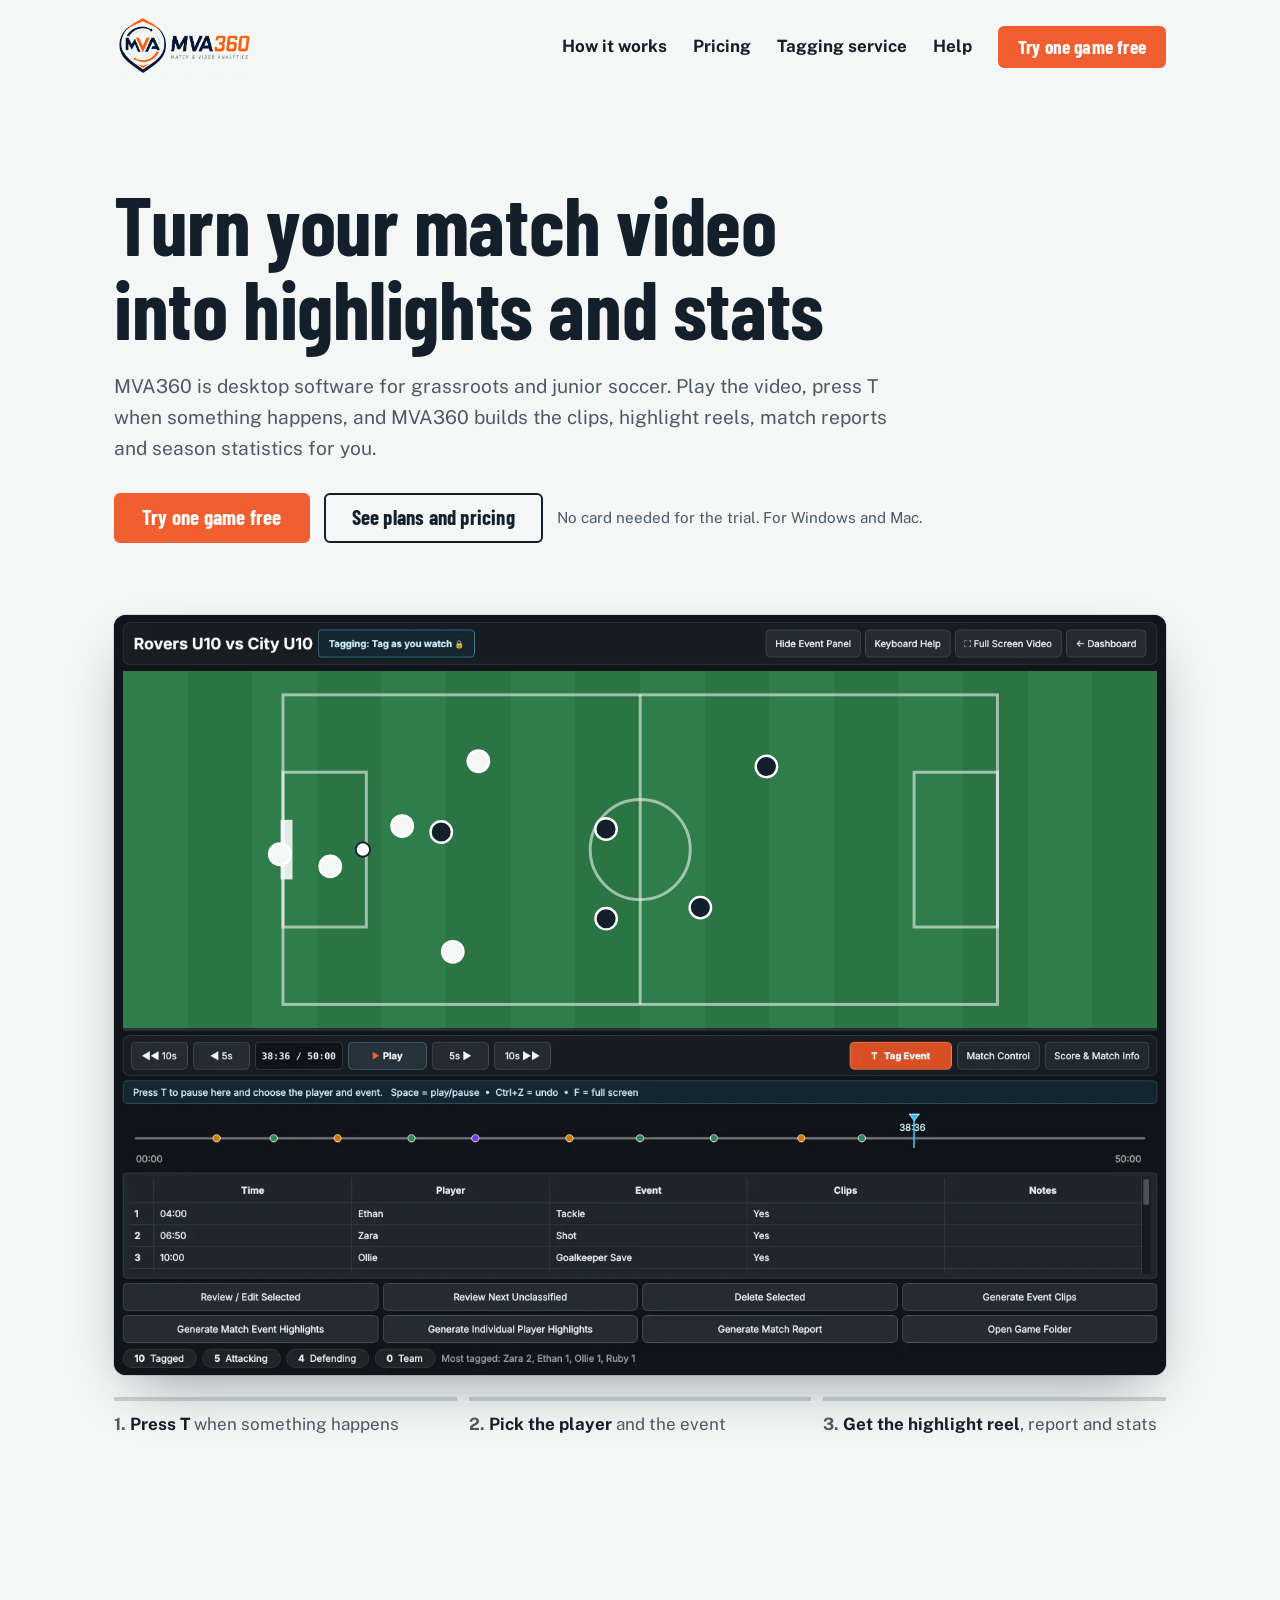
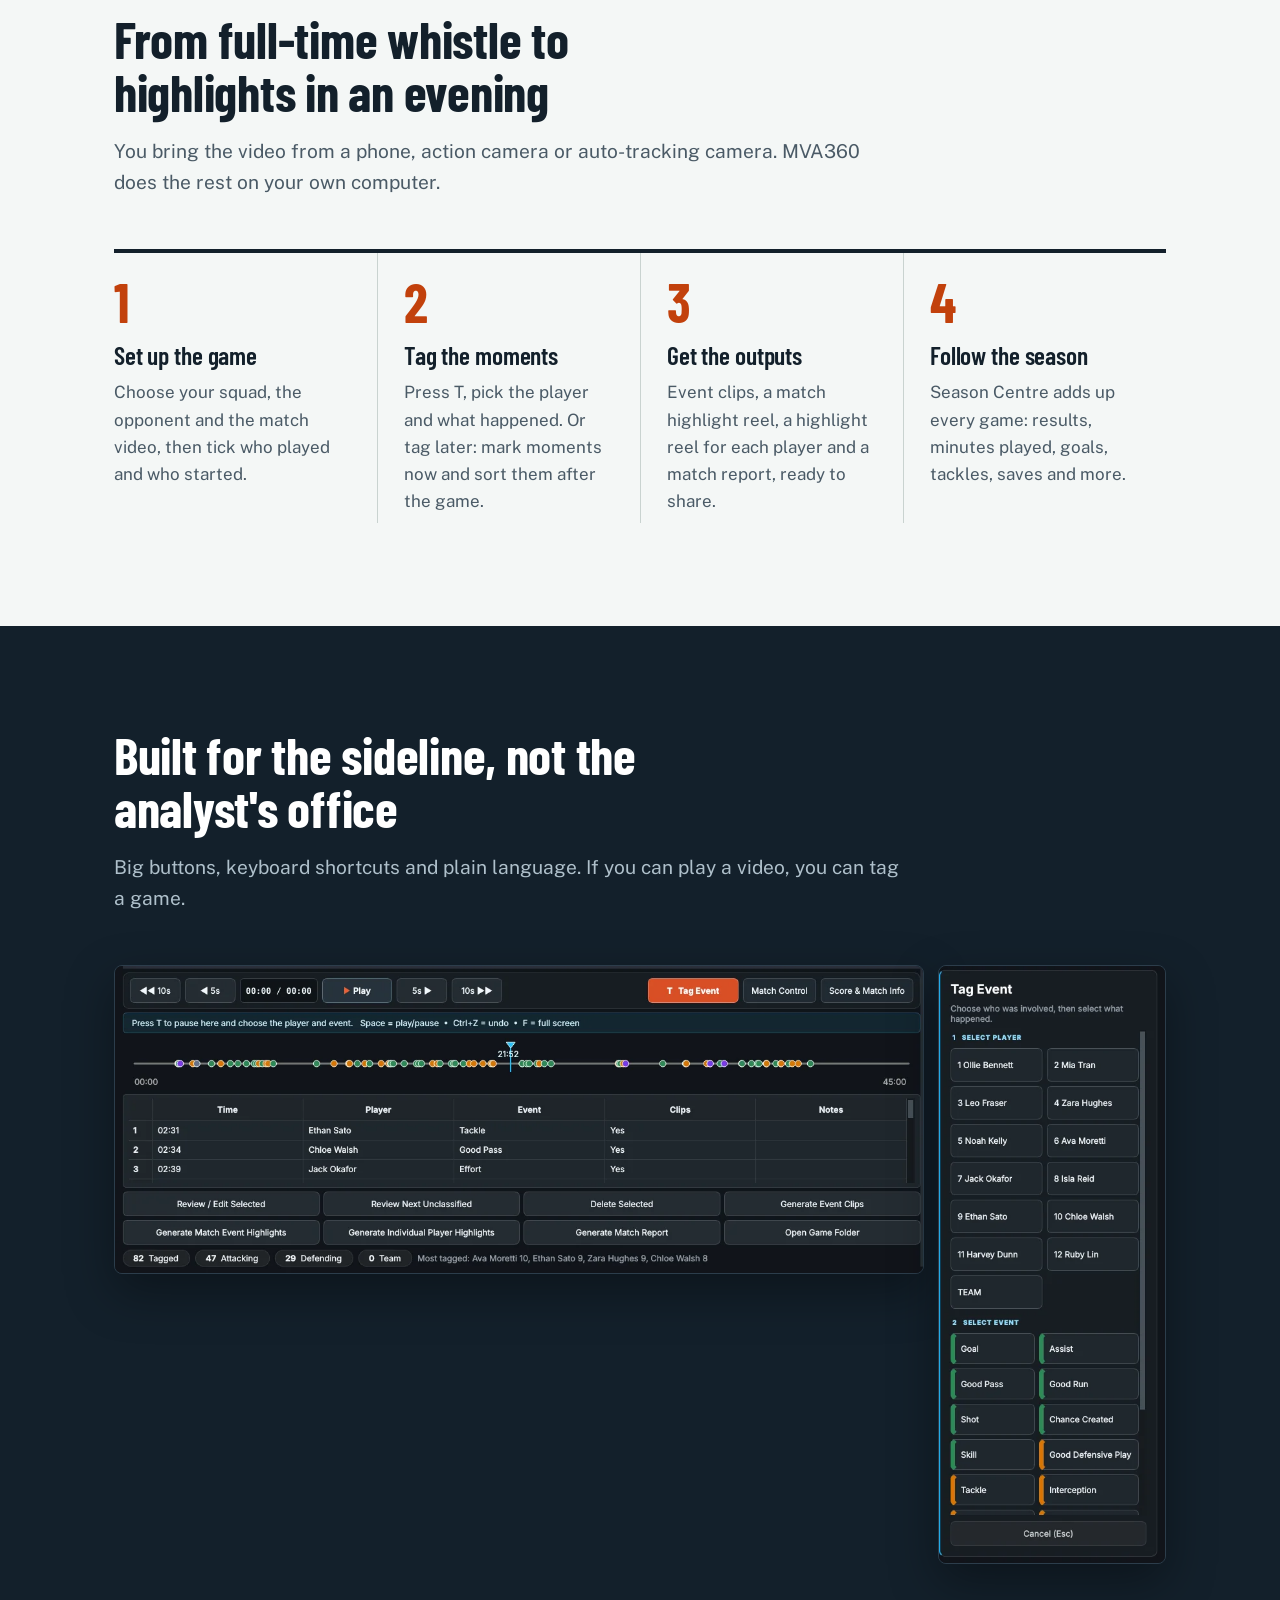
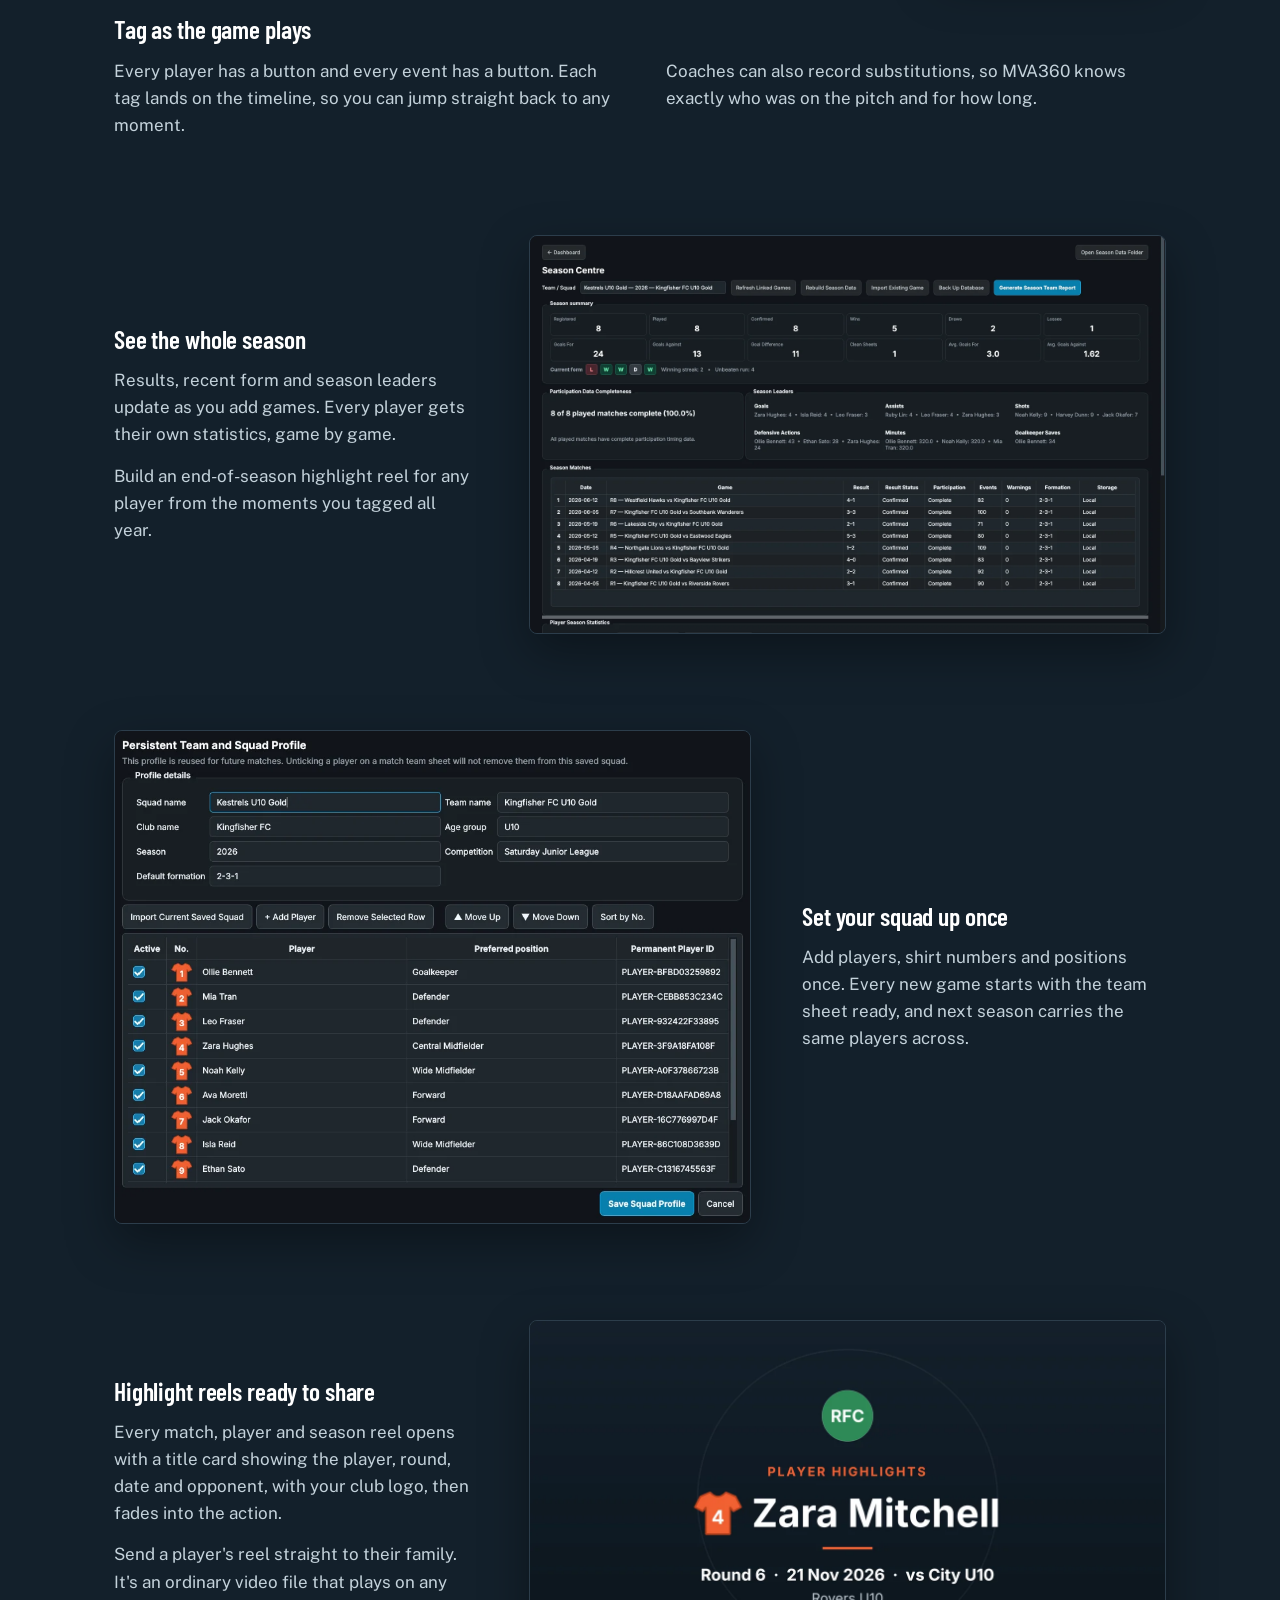
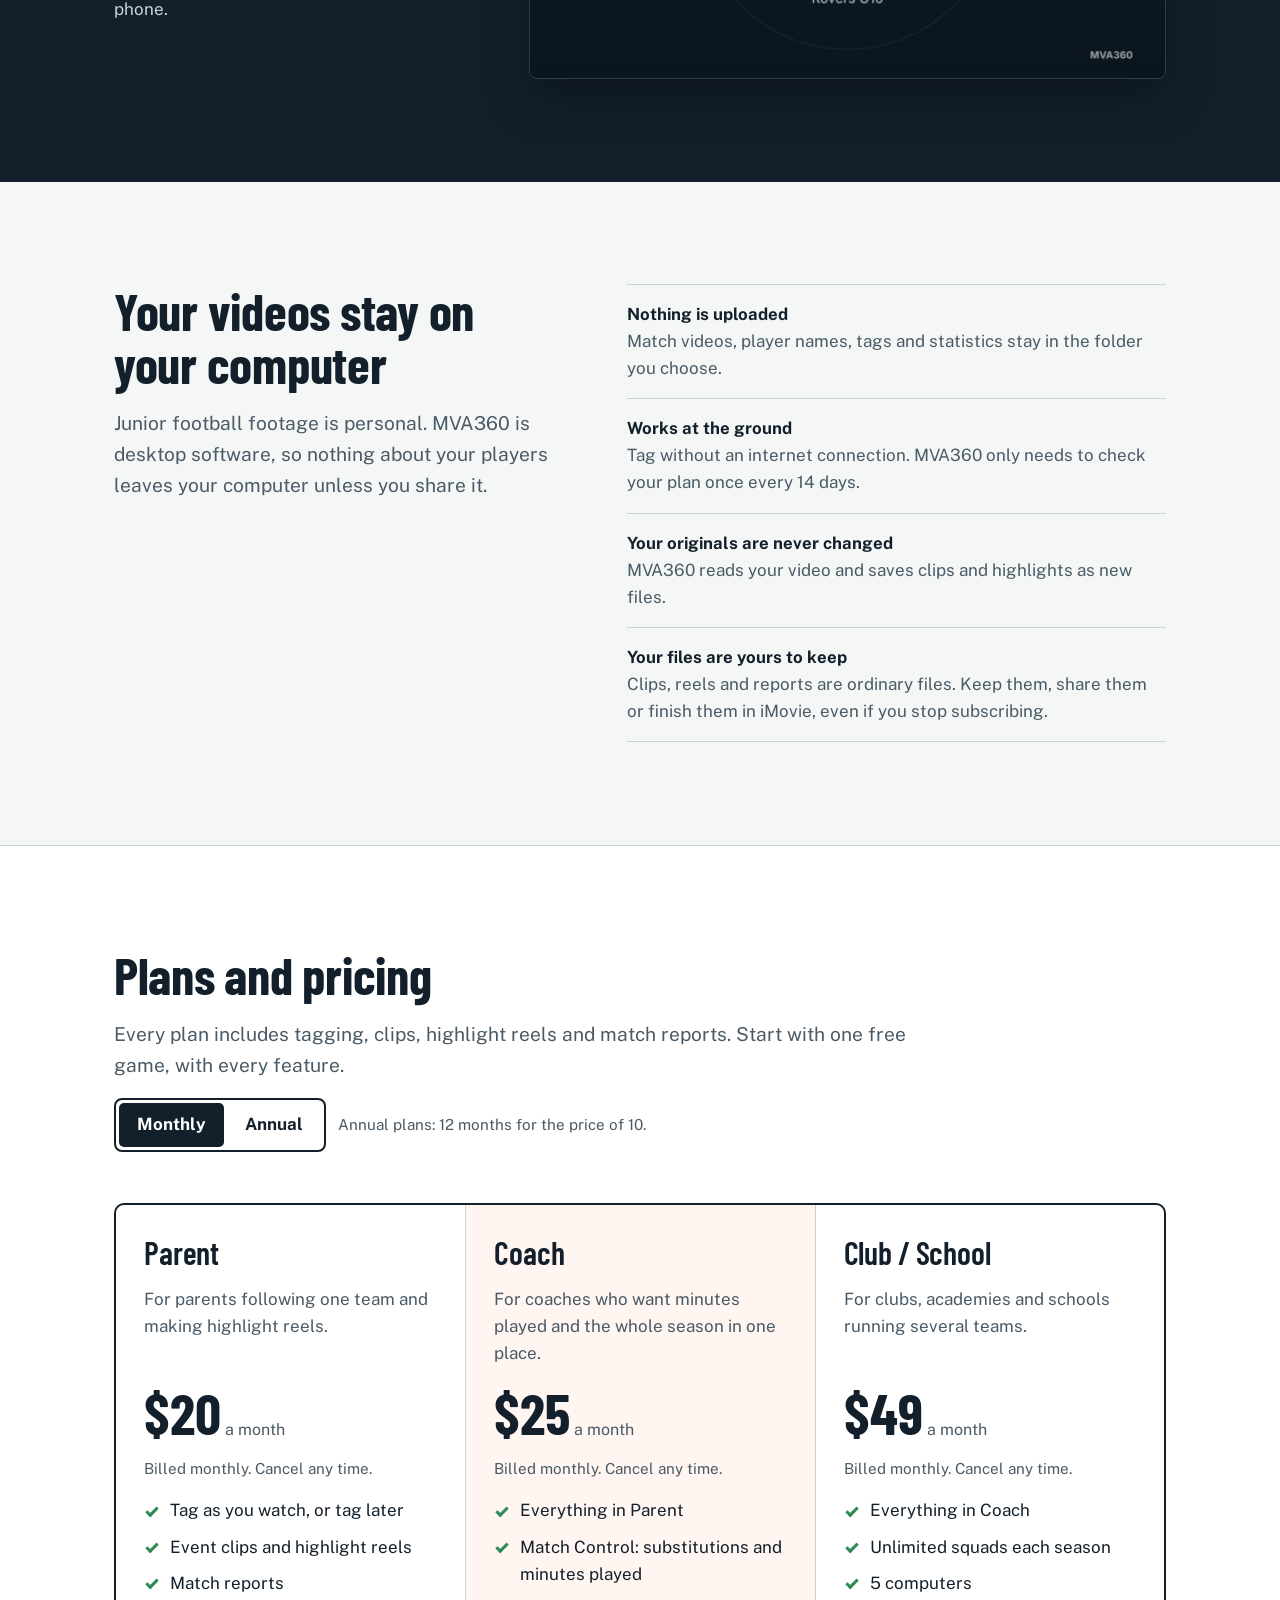
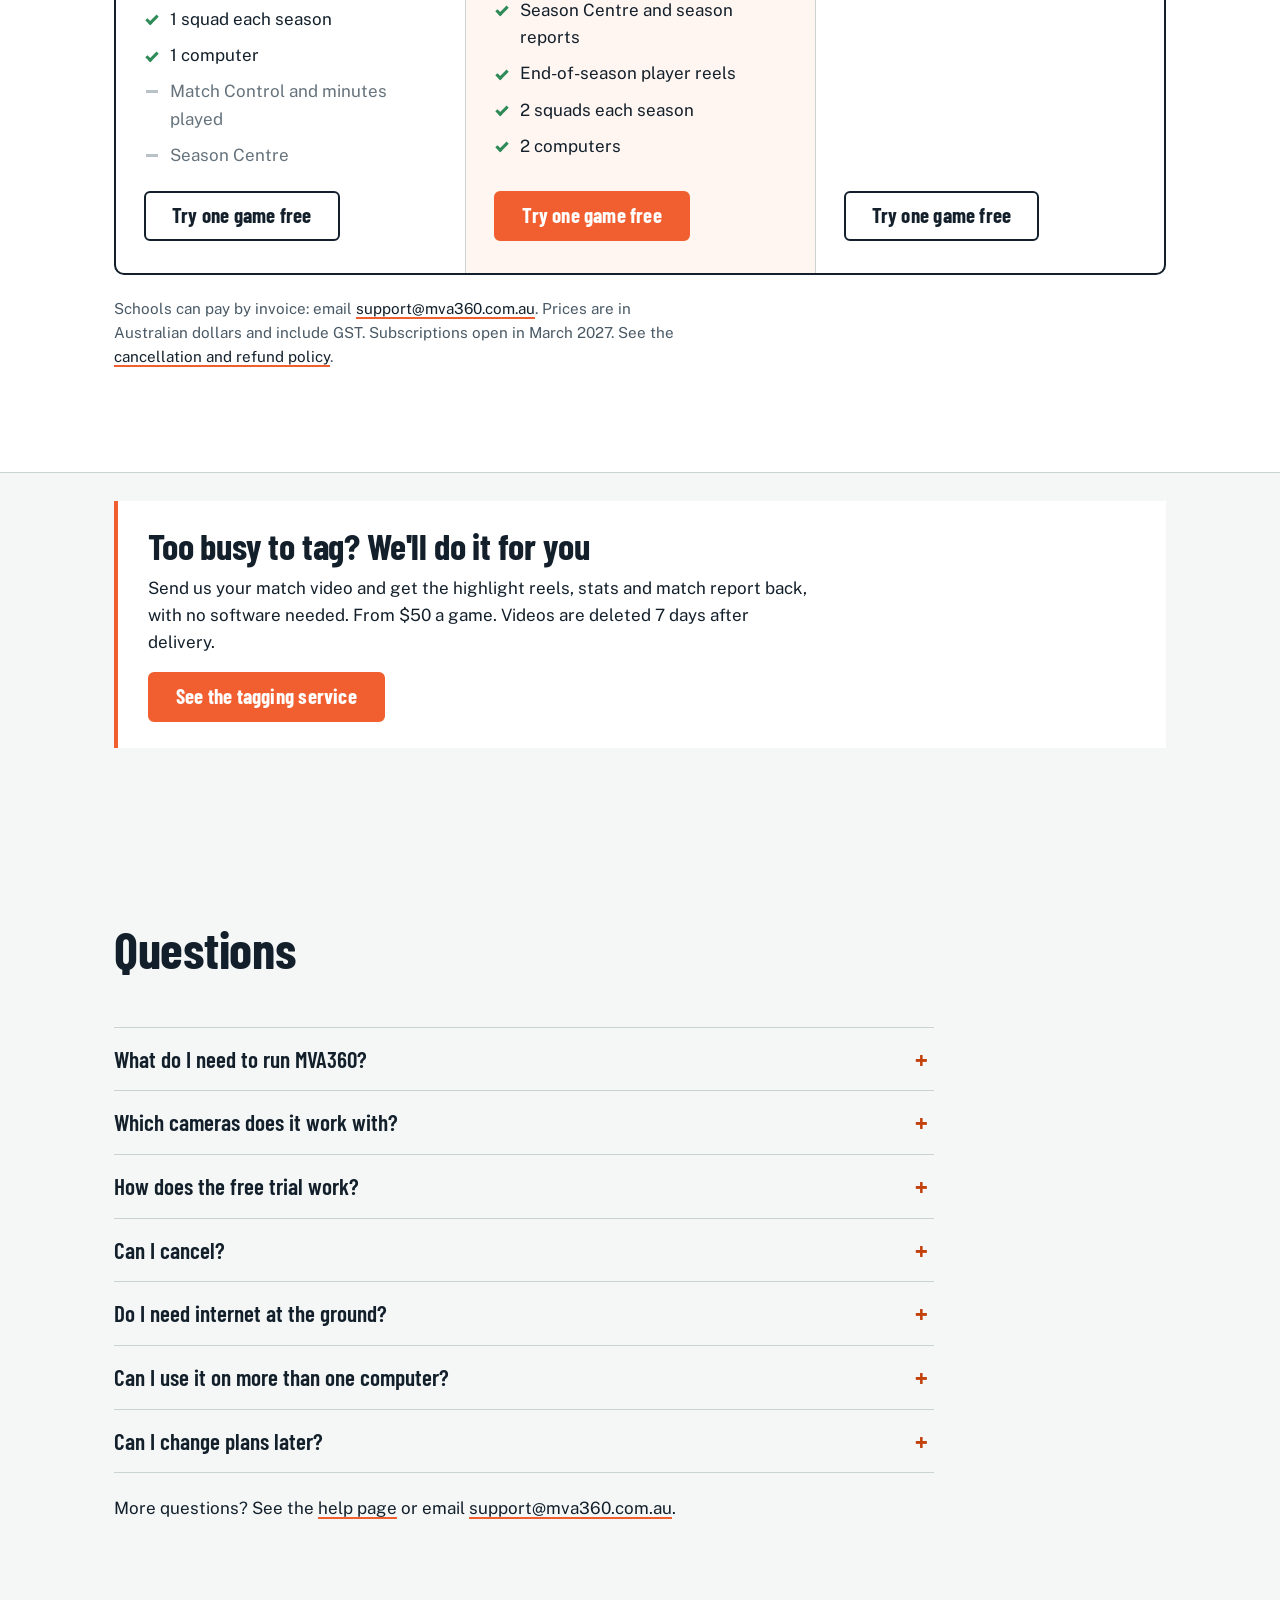
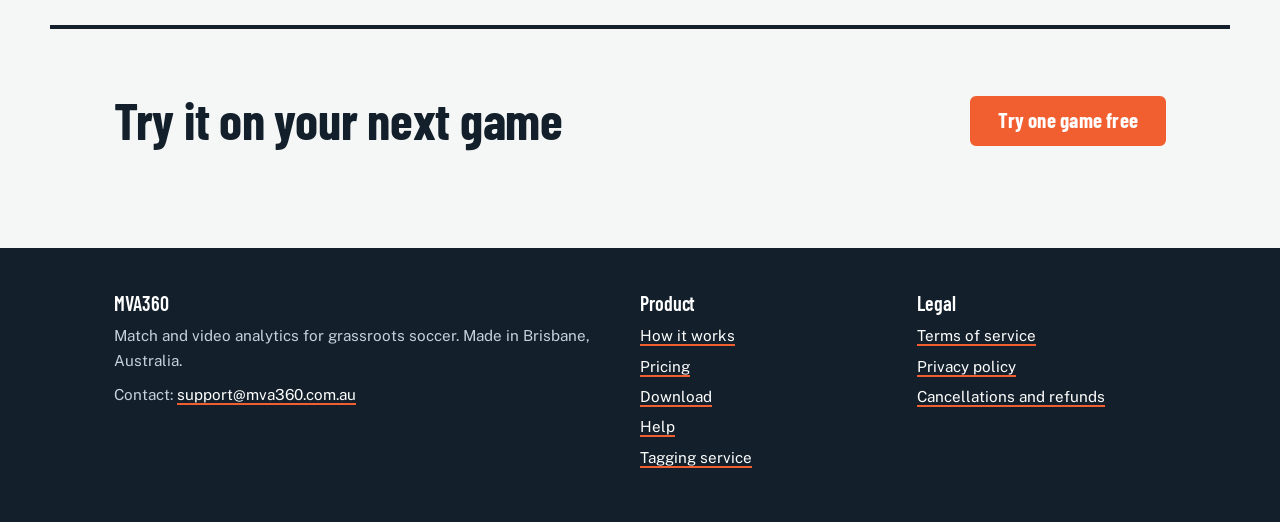
<file: index.html>
<!doctype html>
<html lang="en-AU">
<head>
  <meta charset="utf-8">
  <meta name="viewport" content="width=device-width, initial-scale=1">
  <title>MVA360: match video analysis for grassroots soccer</title>
  <meta name="description" content="MVA360 turns your soccer match video into tagged clips, highlight reels, match reports and season statistics. Desktop software for coaches, parents and clubs.">
  <link rel="icon" href="favicon.ico">
  <link rel="preload" href="assets/fonts/barlow-condensed-latin-700-normal.woff2" as="font" type="font/woff2" crossorigin>
  <link rel="stylesheet" href="assets/site.css?v=20261127b">
  <meta property="og:title" content="MVA360: match video analysis for grassroots soccer">
  <meta property="og:description" content="Tag your match video, then get the clips, highlights, match reports and season stats.">
  <meta property="og:image" content="https://mva360.com.au/assets/img/season.webp">
</head>
<body>
<a class="skip" href="#main">Skip to content</a>

<header class="site-header">
  <div class="wrap">
    <a class="brand" href="./" aria-label="MVA360 home"><img src="assets/img/mva360-logo.png" alt="MVA360 Match and Video Analytics" width="449" height="189"></a>
    <nav class="site-nav" aria-label="Main">
      <a class="secondary" href="#how">How it works</a>
      <a href="#pricing">Pricing</a>
      <a class="secondary" href="services.html">Tagging service</a>
      <a class="secondary keep" href="help.html">Help</a>
      <a class="button" href="download.html">Try one game free</a>
    </nav>
  </div>
</header>

<main id="main">
  <div class="hero">
    <div class="wrap">
      <h1>Turn your match video into highlights and stats</h1>
      <p class="lede">MVA360 is desktop software for grassroots and junior soccer. Play the video, press T when something happens, and MVA360 builds the clips, highlight reels, match reports and season statistics for you.</p>
      <div class="hero-actions">
        <a class="button" href="download.html">Try one game free</a>
        <a class="button quiet" href="#pricing">See plans and pricing</a>
        <span class="hero-note">No card needed for the trial. For Windows and Mac.</span>
      </div>

      <figure class="demo" aria-label="Animated example using real MVA360 screens: press T during the match, choose the player and the event, and MVA360 makes the highlight reel">
        <div class="demo-shot" data-step="0">
          <img class="f f-play" src="assets/img/demo/play.webp" alt="" width="1440" height="1040">
          <img class="f f-panel" src="assets/img/demo/panel.webp" alt="" width="1440" height="1040">
          <img class="f f-player" src="assets/img/demo/player.webp" alt="" width="1440" height="1040">
          <img class="f f-tagged" src="assets/img/demo/tagged.webp" alt="" width="1440" height="1040">
          <div class="vid">
            <!-- Real footage can go here later: <video class="footage" autoplay muted loop playsinline src="assets/video/sideline.mp4"></video> -->
            <svg class="pitch" viewBox="0 0 640 300" aria-hidden="true">
              <g fill="none" stroke="rgba(255,255,255,.55)" stroke-width="2.5">
                <rect x="20" y="20" width="600" height="260"/><line x1="320" y1="20" x2="320" y2="280"/><circle cx="320" cy="150" r="42"/>
                <rect x="20" y="85" width="70" height="130"/><rect x="550" y="85" width="70" height="130"/>
              </g>
              <rect x="18" y="125" width="10" height="50" fill="rgba(255,255,255,.85)"/>
              <g class="players"></g>
              <circle class="ball" r="6" cx="340" cy="120" fill="#fff" stroke="#13202B" stroke-width="1.5"/>
            </svg>
          </div>
          <span class="goal-press" aria-hidden="true"></span>
          <div class="reel-toast" aria-hidden="true">
            <img src="assets/img/title-card.webp" alt="" width="1280" height="720">
            <p><span class="tick">✓</span> Highlight reel ready</p>
          </div>
        </div>
        <ol class="demo-steps">
          <li data-for="1"><b>Press T</b> when something happens</li>
          <li data-for="2"><b>Pick the player</b> and the event</li>
          <li data-for="3"><b>Get the highlight reel</b>, report and stats</li>
        </ol>
      </figure>
    </div>
  </div>

  <section id="how">
    <div class="wrap">
      <div class="section-head">
        <h2>From full-time whistle to highlights in an evening</h2>
        <p class="lede">You bring the video from a phone, action camera or auto-tracking camera. MVA360 does the rest on your own computer.</p>
      </div>
      <ol class="steps">
        <li>
          <span class="n" aria-hidden="true">1</span>
          <h3>Set up the game</h3>
          <p>Choose your squad, the opponent and the match video, then tick who played and who started.</p>
        </li>
        <li>
          <span class="n" aria-hidden="true">2</span>
          <h3>Tag the moments</h3>
          <p>Press T, pick the player and what happened. Or tag later: mark moments now and sort them after the game.</p>
        </li>
        <li>
          <span class="n" aria-hidden="true">3</span>
          <h3>Get the outputs</h3>
          <p>Event clips, a match highlight reel, a highlight reel for each player and a match report, ready to share.</p>
        </li>
        <li>
          <span class="n" aria-hidden="true">4</span>
          <h3>Follow the season</h3>
          <p>Season Centre adds up every game: results, minutes played, goals, tackles, saves and more.</p>
        </li>
      </ol>
    </div>
  </section>

  <section class="screens" aria-labelledby="screens-title">
    <div class="wrap">
      <div class="section-head">
        <h2 id="screens-title">Built for the sideline, not the analyst's office</h2>
        <p class="lede">Big buttons, keyboard shortcuts and plain language. If you can play a video, you can tag a game.</p>
      </div>

      <div class="shot wide">
        <figure class="pair">
          <img src="assets/img/tagger-timeline.webp" alt="The tagging screen: play controls, the match timeline with coloured event dots, and the list of tagged events" width="1248" height="475" loading="lazy">
          <img src="assets/img/tagger-panel.webp" alt="The Tag Event panel with a button for each player and each event type" width="352" height="930" loading="lazy">
        </figure>
        <div class="text">
          <h3>Tag as the game plays</h3>
          <p>Every player has a button and every event has a button. Each tag lands on the timeline, so you can jump straight back to any moment.</p>
          <p>Coaches can also record substitutions, so MVA360 knows exactly who was on the pitch and for how long.</p>
        </div>
      </div>

      <div class="shot flip">
        <figure><img src="assets/img/season.webp" alt="Season Centre showing wins, losses, goals, current form, season leaders and the list of matches" width="1600" height="1000" loading="lazy"></figure>
        <div class="text">
          <h3>See the whole season</h3>
          <p>Results, recent form and season leaders update as you add games. Every player gets their own statistics, game by game.</p>
          <p>Build an end-of-season highlight reel for any player from the moments you tagged all year.</p>
        </div>
      </div>

      <div class="shot">
        <figure><img src="assets/img/squad.webp" alt="A squad profile with shirt numbers, player names and preferred positions" width="980" height="760" loading="lazy"></figure>
        <div class="text">
          <h3>Set your squad up once</h3>
          <p>Add players, shirt numbers and positions once. Every new game starts with the team sheet ready, and next season carries the same players across.</p>
        </div>
      </div>

      <div class="shot flip">
        <figure><img src="assets/img/title-card.webp" alt="A highlight reel title card: Player Highlights, Zara Mitchell, shirt number 4, Round 6, 21 November 2026, versus City U10" width="1280" height="720" loading="lazy"></figure>
        <div class="text">
          <h3>Highlight reels ready to share</h3>
          <p>Every match, player and season reel opens with a title card showing the player, round, date and opponent, with your club logo, then fades into the action.</p>
          <p>Send a player's reel straight to their family. It's an ordinary video file that plays on any phone.</p>
        </div>
      </div>
    </div>
  </section>

  <section aria-labelledby="local-title">
    <div class="wrap local">
      <div class="section-head">
        <h2 id="local-title">Your videos stay on your computer</h2>
        <p class="lede">Junior football footage is personal. MVA360 is desktop software, so nothing about your players leaves your computer unless you share it.</p>
      </div>
      <ul class="facts">
        <li><strong>Nothing is uploaded</strong><span>Match videos, player names, tags and statistics stay in the folder you choose.</span></li>
        <li><strong>Works at the ground</strong><span>Tag without an internet connection. MVA360 only needs to check your plan once every 14 days.</span></li>
        <li><strong>Your originals are never changed</strong><span>MVA360 reads your video and saves clips and highlights as new files.</span></li>
        <li><strong>Your files are yours to keep</strong><span>Clips, reels and reports are ordinary files. Keep them, share them or finish them in iMovie, even if you stop subscribing.</span></li>
      </ul>
    </div>
  </section>

  <section id="pricing" class="pricing" aria-labelledby="pricing-title">
    <div class="wrap">
      <div class="section-head">
        <h2 id="pricing-title">Plans and pricing</h2>
        <p class="lede">Every plan includes tagging, clips, highlight reels and match reports. Start with one free game, with every feature.</p>
        <div>
          <div class="billing" role="group" aria-label="Billing period">
            <button type="button" data-billing="monthly" aria-pressed="true">Monthly</button>
            <button type="button" data-billing="annual" aria-pressed="false">Annual</button>
          </div>
          <span class="billing-note">&ensp;Annual plans: 12 months for the price of 10.</span>
        </div>
      </div>

      <div class="plans">
        <article class="plan" aria-labelledby="plan-parent">
          <h3 id="plan-parent">Parent</h3>
          <p class="who">For parents following one team and making highlight reels.</p>
          <p class="price" data-monthly="$20" data-annual="$200"><span class="amount">$20</span><small class="per">a month</small></p>
          <p class="price-sub" data-monthly="Billed monthly. Cancel any time." data-annual="Billed yearly, about $16.67 a month.">Billed monthly. Cancel any time.</p>
          <ul class="includes">
            <li>Tag as you watch, or tag later</li>
            <li>Event clips and highlight reels</li>
            <li>Match reports</li>
            <li>1 squad each season</li>
            <li>1 computer</li>
            <li class="no">Match Control and minutes played</li>
            <li class="no">Season Centre</li>
          </ul>
          <a class="button quiet" href="download.html">Try one game free</a>
        </article>

        <article class="plan coach" aria-labelledby="plan-coach">
          <h3 id="plan-coach">Coach</h3>
          <p class="who">For coaches who want minutes played and the whole season in one place.</p>
          <p class="price" data-monthly="$25" data-annual="$250"><span class="amount">$25</span><small class="per">a month</small></p>
          <p class="price-sub" data-monthly="Billed monthly. Cancel any time." data-annual="Billed yearly, about $20.83 a month.">Billed monthly. Cancel any time.</p>
          <ul class="includes">
            <li>Everything in Parent</li>
            <li>Match Control: substitutions and minutes played</li>
            <li>Season Centre and season reports</li>
            <li>End-of-season player reels</li>
            <li>2 squads each season</li>
            <li>2 computers</li>
          </ul>
          <a class="button" href="download.html">Try one game free</a>
        </article>

        <article class="plan" aria-labelledby="plan-club">
          <h3 id="plan-club">Club / School</h3>
          <p class="who">For clubs, academies and schools running several teams.</p>
          <p class="price" data-monthly="$49" data-annual="$490"><span class="amount">$49</span><small class="per">a month</small></p>
          <p class="price-sub" data-monthly="Billed monthly. Cancel any time." data-annual="Billed yearly, about $40.83 a month.">Billed monthly. Cancel any time.</p>
          <ul class="includes">
            <li>Everything in Coach</li>
            <li>Unlimited squads each season</li>
            <li>5 computers</li>
          </ul>
          <a class="button quiet" href="download.html">Try one game free</a>
        </article>
      </div>
      <p class="price-footnote">Schools can pay by invoice: email <a href="mailto:support@mva360.com.au?subject=School%20plan">support@mva360.com.au</a>. Prices are in Australian dollars and include GST. Subscriptions open in March 2027. See the <a href="legal/refunds.html">cancellation and refund policy</a>.</p>
    </div>
  </section>

  <section class="service-teaser" aria-labelledby="service-title">
    <div class="wrap">
      <div class="callout service-callout">
        <h2 id="service-title">Too busy to tag? We'll do it for you</h2>
        <p>Send us your match video and get the highlight reels, stats and match report back, with no software needed. From $50 a game. Videos are deleted 7 days after delivery.</p>
        <p style="margin-top:16px"><a class="button" href="services.html">See the tagging service</a></p>
      </div>
    </div>
  </section>

  <section id="faq" aria-labelledby="faq-title">
    <div class="wrap">
      <div class="section-head"><h2 id="faq-title">Questions</h2></div>
      <div class="faq">
        <details>
          <summary>What do I need to run MVA360?</summary>
          <p>A Windows 10 or 11 PC, or a Mac with Apple silicon (M1 or newer) running macOS 13 or later, and your match video as a normal video file (for example MP4 or MOV). A laptop is fine. Making highlight reels is faster on a newer computer.</p>
        </details>
        <details>
          <summary>Which cameras does it work with?</summary>
          <p>Any camera that saves a normal video file: phones, action cameras and auto-tracking cameras. MVA360 works from the downloaded video, so the camera brand doesn't matter.</p>
        </details>
        <details>
          <summary>How does the free trial work?</summary>
          <p>Your first game is free, with every feature. No card is needed. The trial is used when you select Start Match on your first game, and you can keep working on that game afterwards. To start another game, choose a plan.</p>
        </details>
        <details>
          <summary>Can I cancel?</summary>
          <p>Yes, at any time. Your plan stays active until the end of the period you've paid for. Everything you've made stays on your computer, and you can still open your existing games.</p>
        </details>
        <details>
          <summary>Do I need internet at the ground?</summary>
          <p>No. MVA360 works offline. It checks your plan in the background when you're online, and keeps working for 14 days without a connection.</p>
        </details>
        <details>
          <summary>Can I use it on more than one computer?</summary>
          <p>Yes: Parent covers 1 computer, Coach 2 and Club / School 5. You can move your licence to a new computer from inside the app.</p>
        </details>
        <details>
          <summary>Can I change plans later?</summary>
          <p>Yes. Email <a href="mailto:support@mva360.com.au?subject=Change%20my%20plan">support@mva360.com.au</a> and we'll switch you over, for example from Parent to Coach when you want Season Centre. Any unused part of your current plan is credited towards the new one.</p>
        </details>
      </div>
      <p style="margin-top:22px">More questions? See the <a href="help.html">help page</a> or email <a href="mailto:support@mva360.com.au">support@mva360.com.au</a>.</p>
    </div>
  </section>

  <section class="closing">
    <div class="wrap">
      <h2>Try it on your next game</h2>
      <a class="button" href="download.html">Try one game free</a>
    </div>
  </section>
</main>

<footer class="site-footer">
  <div class="wrap">
    <div>
      <h3>MVA360</h3>
      <p>Match and video analytics for grassroots soccer. Made in Brisbane, Australia.</p>
      <p style="margin-top:10px">Contact: <a href="mailto:support@mva360.com.au">support@mva360.com.au</a></p>
    </div>
    <div>
      <h3>Product</h3>
      <ul>
        <li><a href="#how">How it works</a></li>
        <li><a href="#pricing">Pricing</a></li>
        <li><a href="download.html">Download</a></li>
        <li><a href="help.html">Help</a></li>
        <li><a href="services.html">Tagging service</a></li>
      </ul>
    </div>
    <div>
      <h3>Legal</h3>
      <ul>
        <li><a href="legal/terms.html">Terms of service</a></li>
        <li><a href="legal/privacy.html">Privacy policy</a></li>
        <li><a href="legal/refunds.html">Cancellations and refunds</a></li>
      </ul>
    </div>
  </div>
</footer>

<script src="assets/site.js?v=20261127b" defer></script>
</body>
</html>
</file>
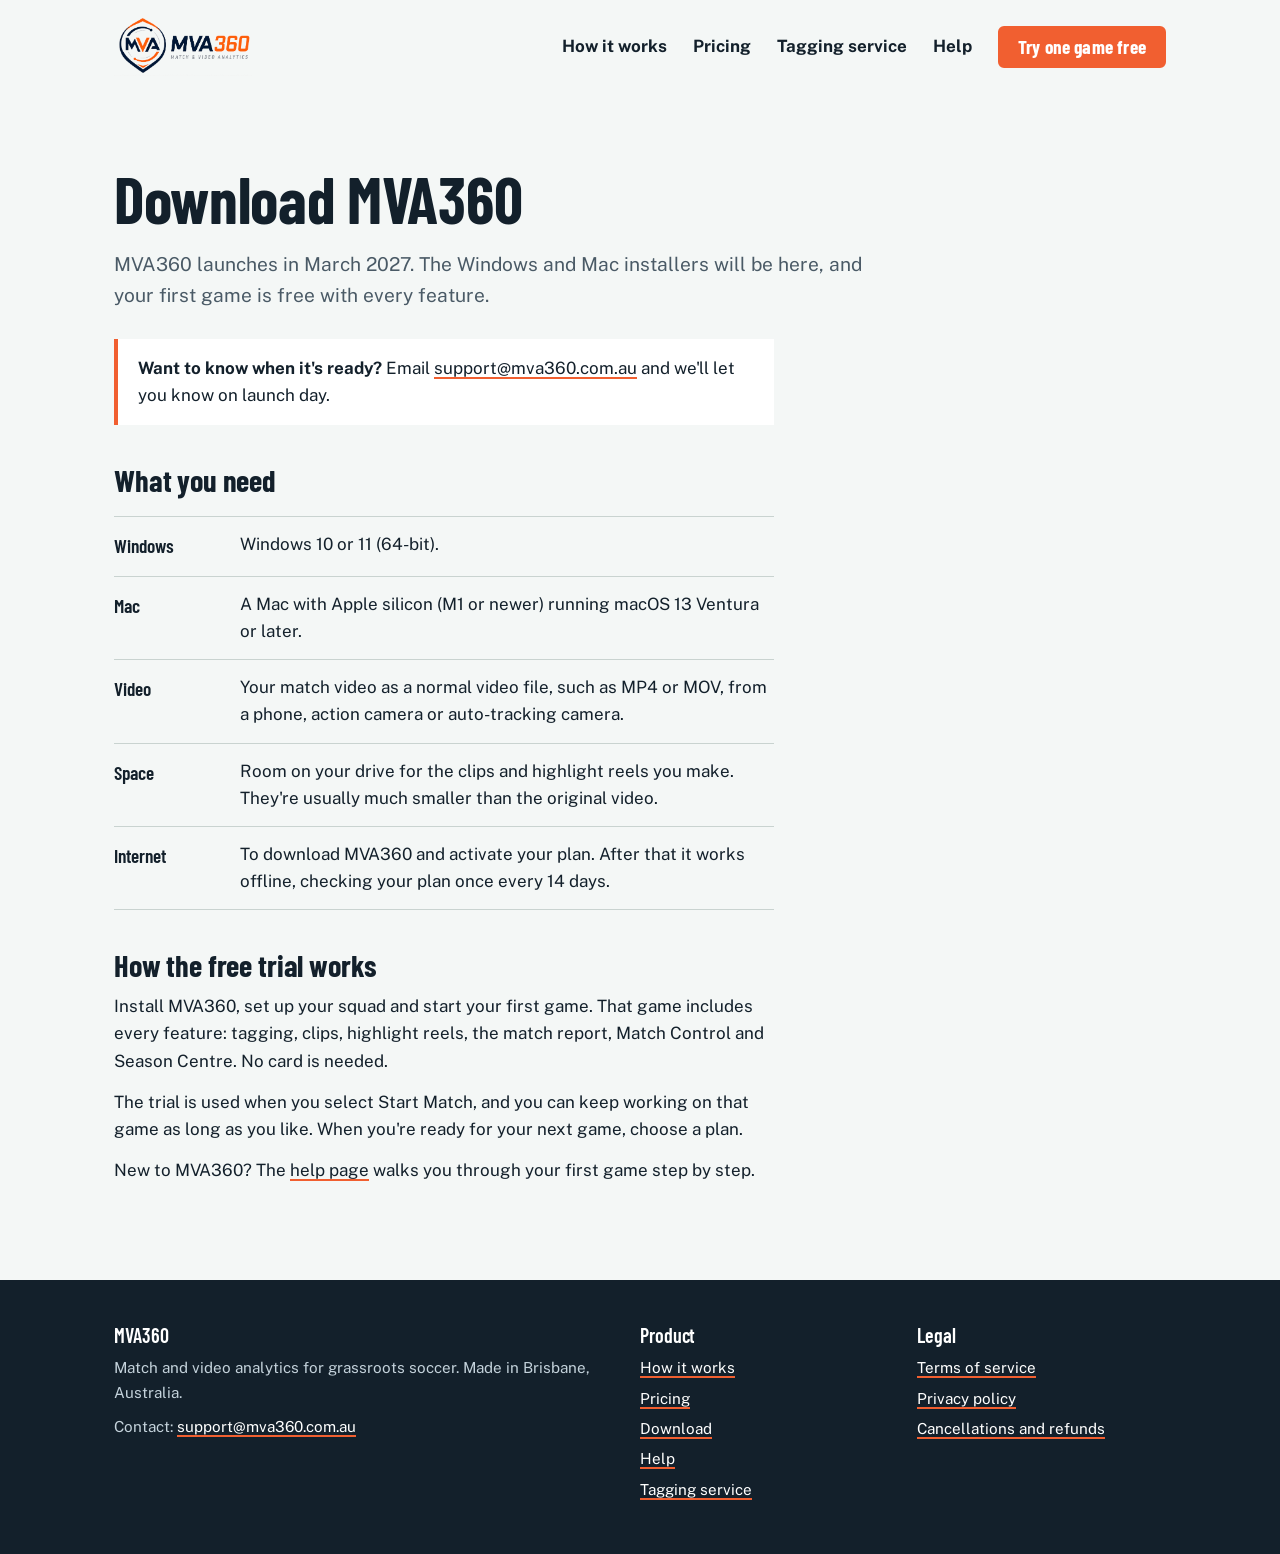
<file: download.html>
<!doctype html>
<html lang="en-AU">
<head>
  <meta charset="utf-8">
  <meta name="viewport" content="width=device-width, initial-scale=1">
  <title>Download | MVA360</title>
  <meta name="description" content="Download MVA360 for Windows or Mac. Your first game is free with every feature.">
  <link rel="icon" href="favicon.ico">
  <link rel="stylesheet" href="assets/site.css?v=20261127b">
</head>
<body>
<a class="skip" href="#main">Skip to content</a>
<header class="site-header">
  <div class="wrap">
    <a class="brand" href="./" aria-label="MVA360 home"><img src="assets/img/mva360-logo.png" alt="MVA360 Match and Video Analytics" width="449" height="189"></a>
    <nav class="site-nav" aria-label="Main">
      <a class="secondary" href="./#how">How it works</a>
      <a href="./#pricing">Pricing</a>
      <a class="secondary" href="services.html">Tagging service</a>
      <a class="secondary keep" href="help.html">Help</a>
      <a class="button" href="download.html">Try one game free</a>
    </nav>
  </div>
</header>
<main id="main" class="page">
  <div class="wrap">
    <h1>Download MVA360</h1>
    <p class="lede" style="margin-top:18px">MVA360 launches in March 2027. The Windows and Mac installers will be here, and your first game is free with every feature.</p>
    <div class="callout">
      <p><strong>Want to know when it's ready?</strong> Email <a href="mailto:support@mva360.com.au?subject=Tell%20me%20when%20MVA360%20launches">support@mva360.com.au</a> and we'll let you know on launch day.</p>
    </div>

    <div class="prose">
      <h2>What you need</h2>
    </div>
    <ul class="req">
      <li><strong>Windows</strong><span>Windows 10 or 11 (64-bit).</span></li>
      <li><strong>Mac</strong><span>A Mac with Apple silicon (M1 or newer) running macOS 13 Ventura or later.</span></li>
      <li><strong>Video</strong><span>Your match video as a normal video file, such as MP4 or MOV, from a phone, action camera or auto-tracking camera.</span></li>
      <li><strong>Space</strong><span>Room on your drive for the clips and highlight reels you make. They're usually much smaller than the original video.</span></li>
      <li><strong>Internet</strong><span>To download MVA360 and activate your plan. After that it works offline, checking your plan once every 14 days.</span></li>
    </ul>

    <div class="prose">
      <h2>How the free trial works</h2>
      <p>Install MVA360, set up your squad and start your first game. That game includes every feature: tagging, clips, highlight reels, the match report, Match Control and Season Centre. No card is needed.</p>
      <p>The trial is used when you select Start Match, and you can keep working on that game as long as you like. When you're ready for your next game, choose a plan.</p>
      <p>New to MVA360? The <a href="help.html">help page</a> walks you through your first game step by step.</p>
    </div>

  </div>
</main>
<footer class="site-footer">
  <div class="wrap">
    <div>
      <h3>MVA360</h3>
      <p>Match and video analytics for grassroots soccer. Made in Brisbane, Australia.</p>
      <p style="margin-top:10px">Contact: <a href="mailto:support@mva360.com.au">support@mva360.com.au</a></p>
    </div>
    <div>
      <h3>Product</h3>
      <ul>
        <li><a href="./#how">How it works</a></li>
        <li><a href="./#pricing">Pricing</a></li>
        <li><a href="download.html">Download</a></li>
        <li><a href="help.html">Help</a></li>
        <li><a href="services.html">Tagging service</a></li>
      </ul>
    </div>
    <div>
      <h3>Legal</h3>
      <ul>
        <li><a href="legal/terms.html">Terms of service</a></li>
        <li><a href="legal/privacy.html">Privacy policy</a></li>
        <li><a href="legal/refunds.html">Cancellations and refunds</a></li>
      </ul>
    </div>
  </div>
</footer>
<script src="assets/site.js?v=20261127b" defer></script>
</body>
</html>
</file>
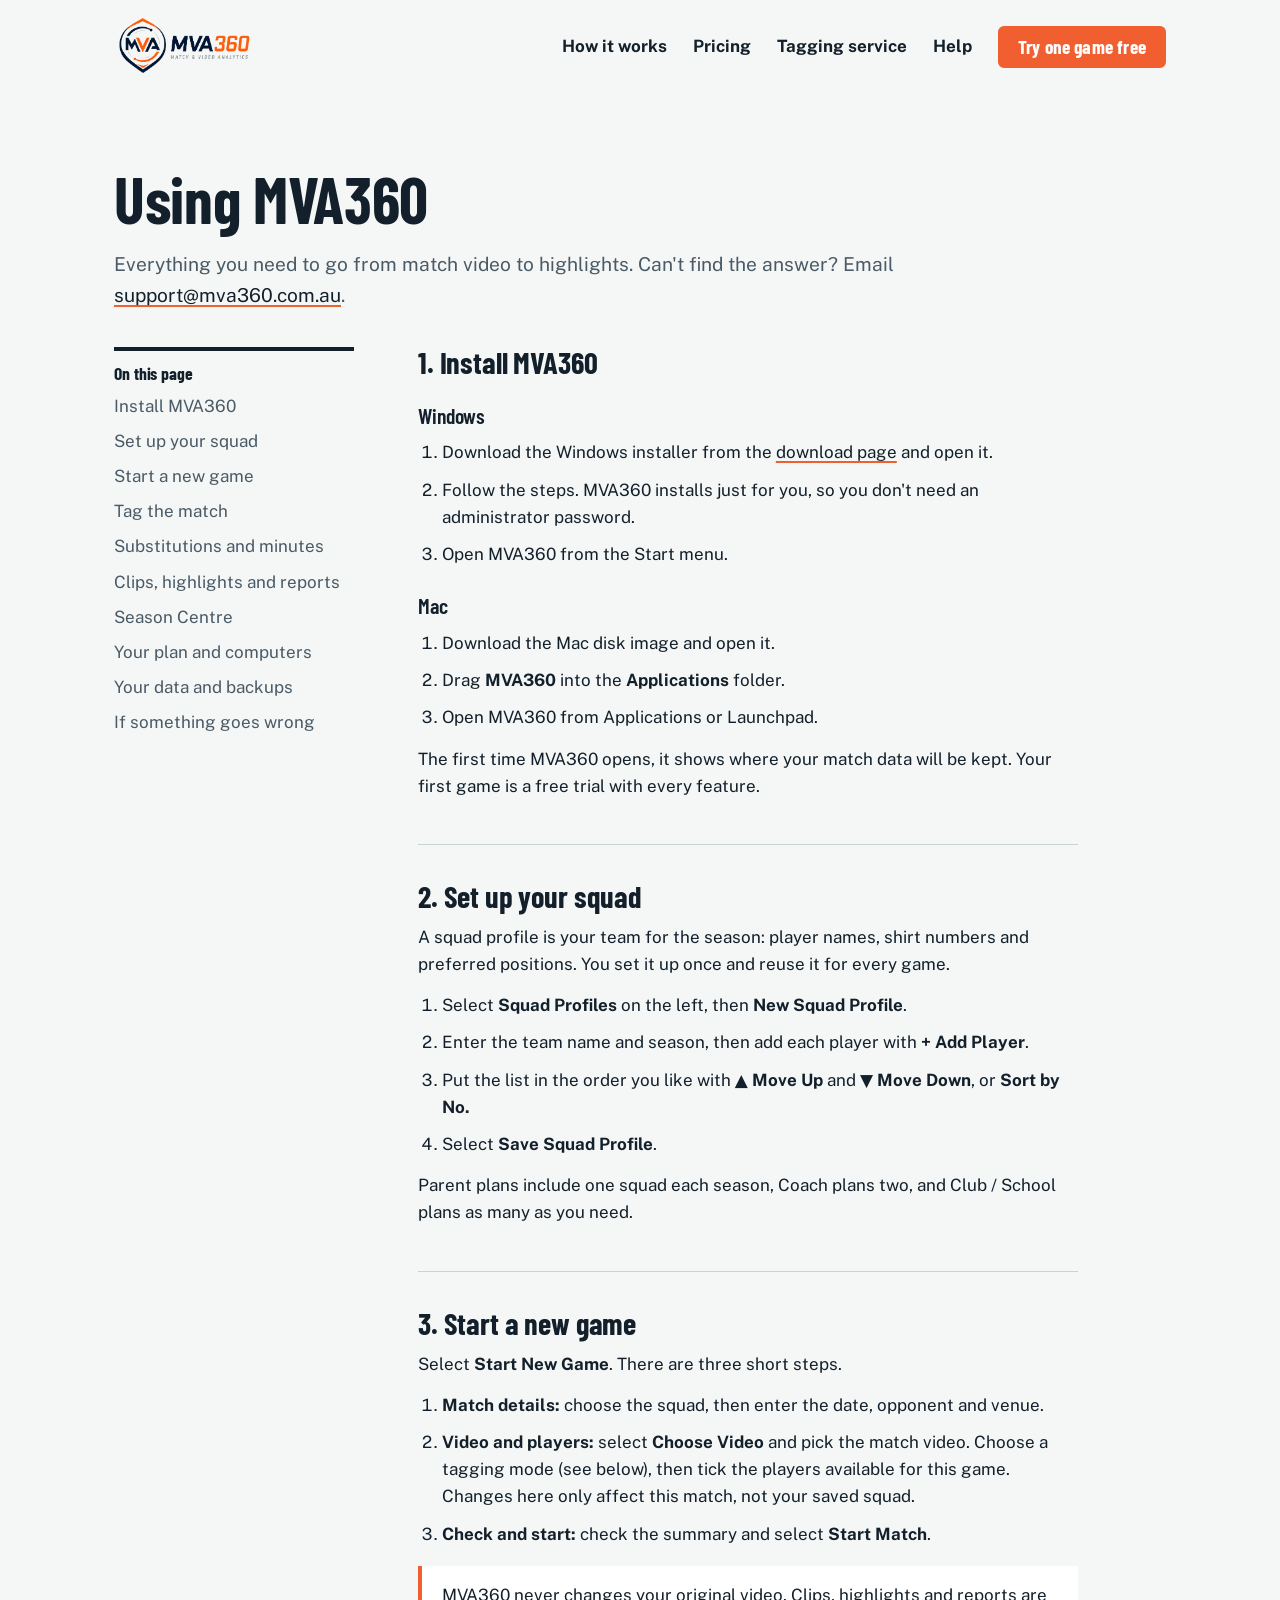
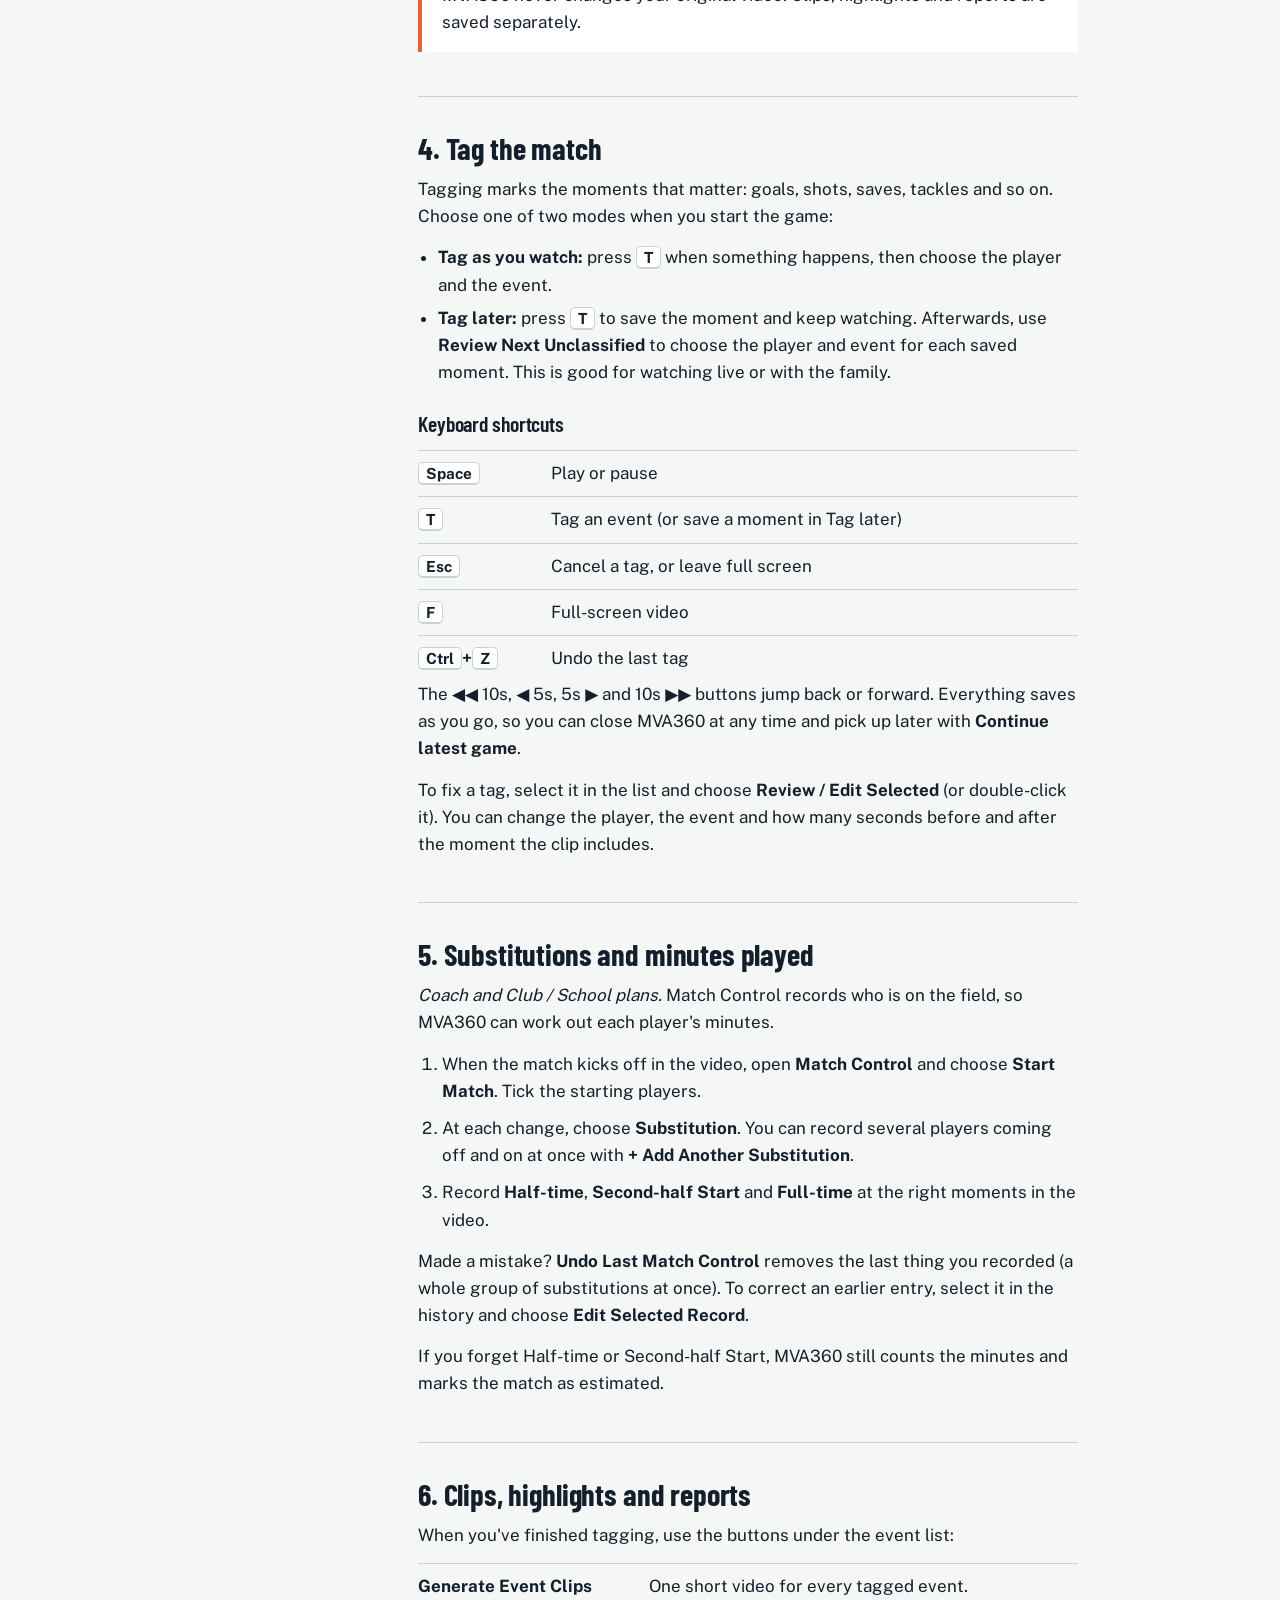
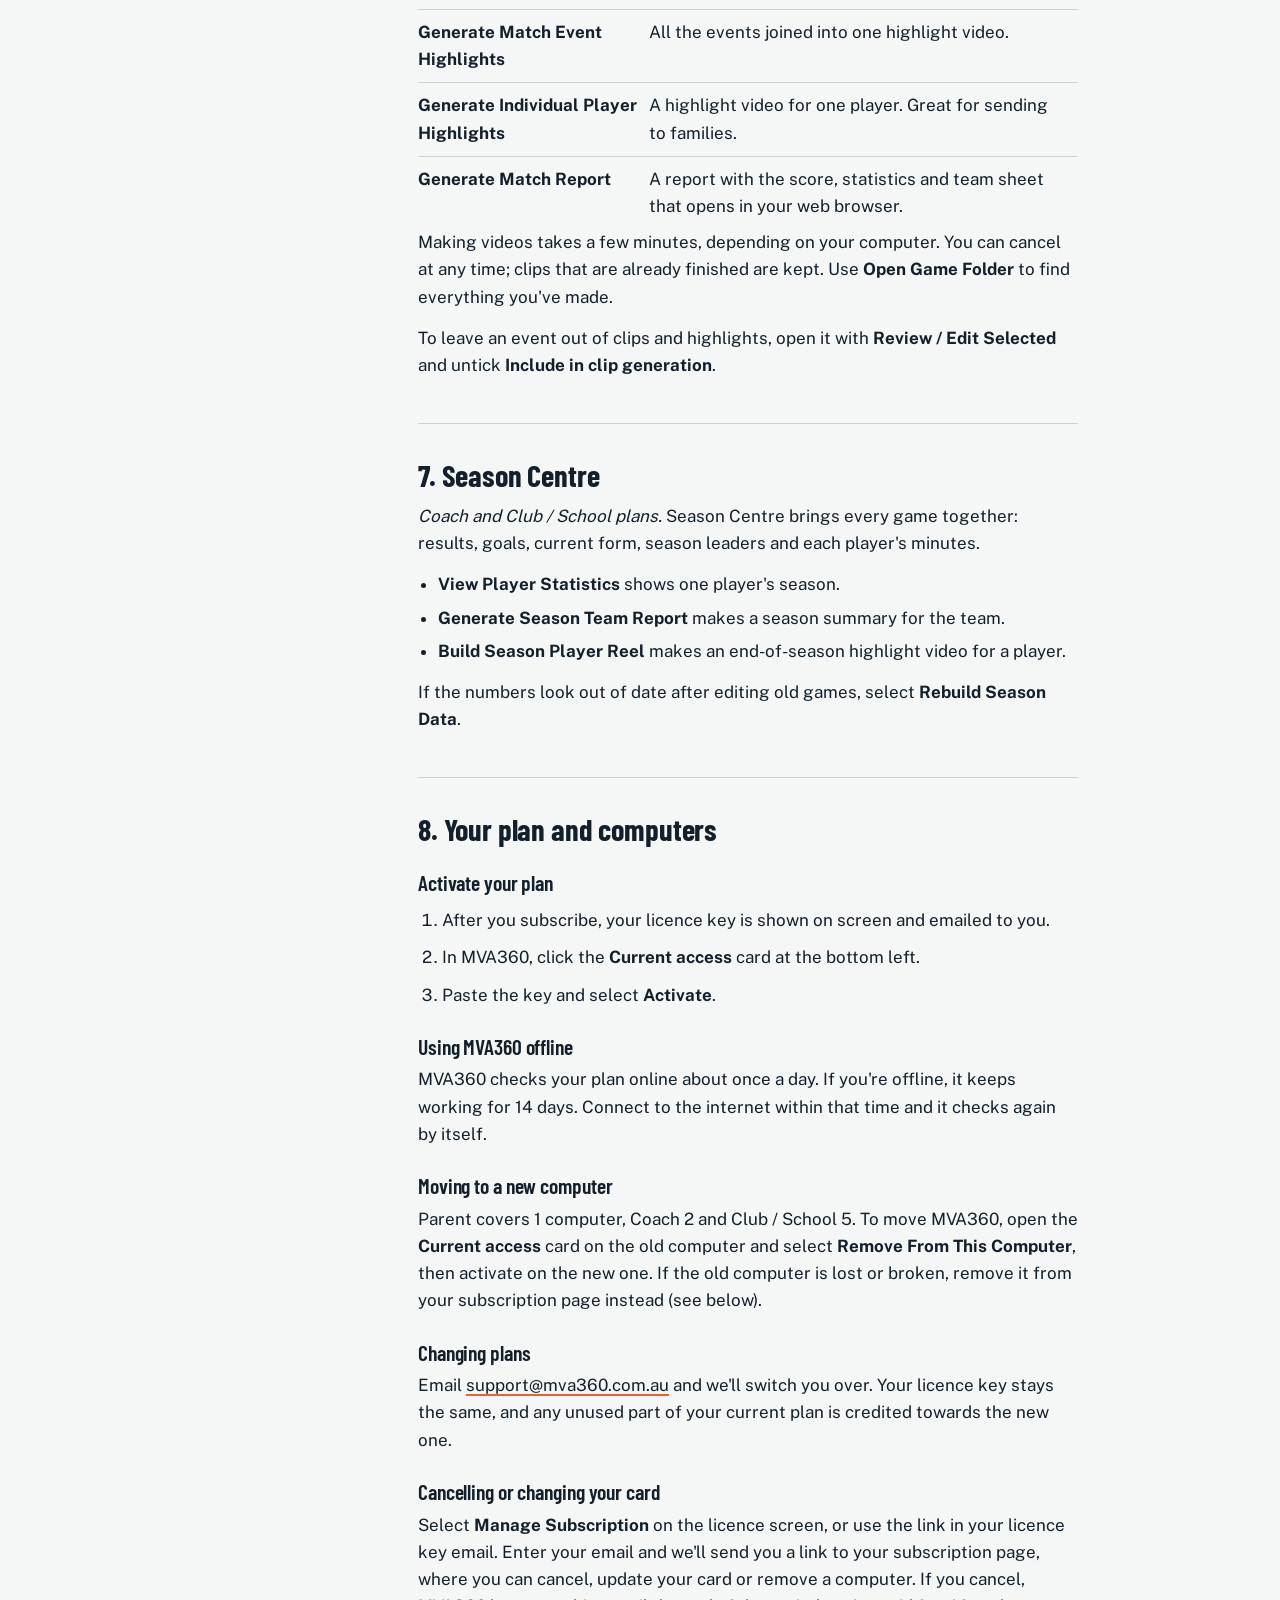
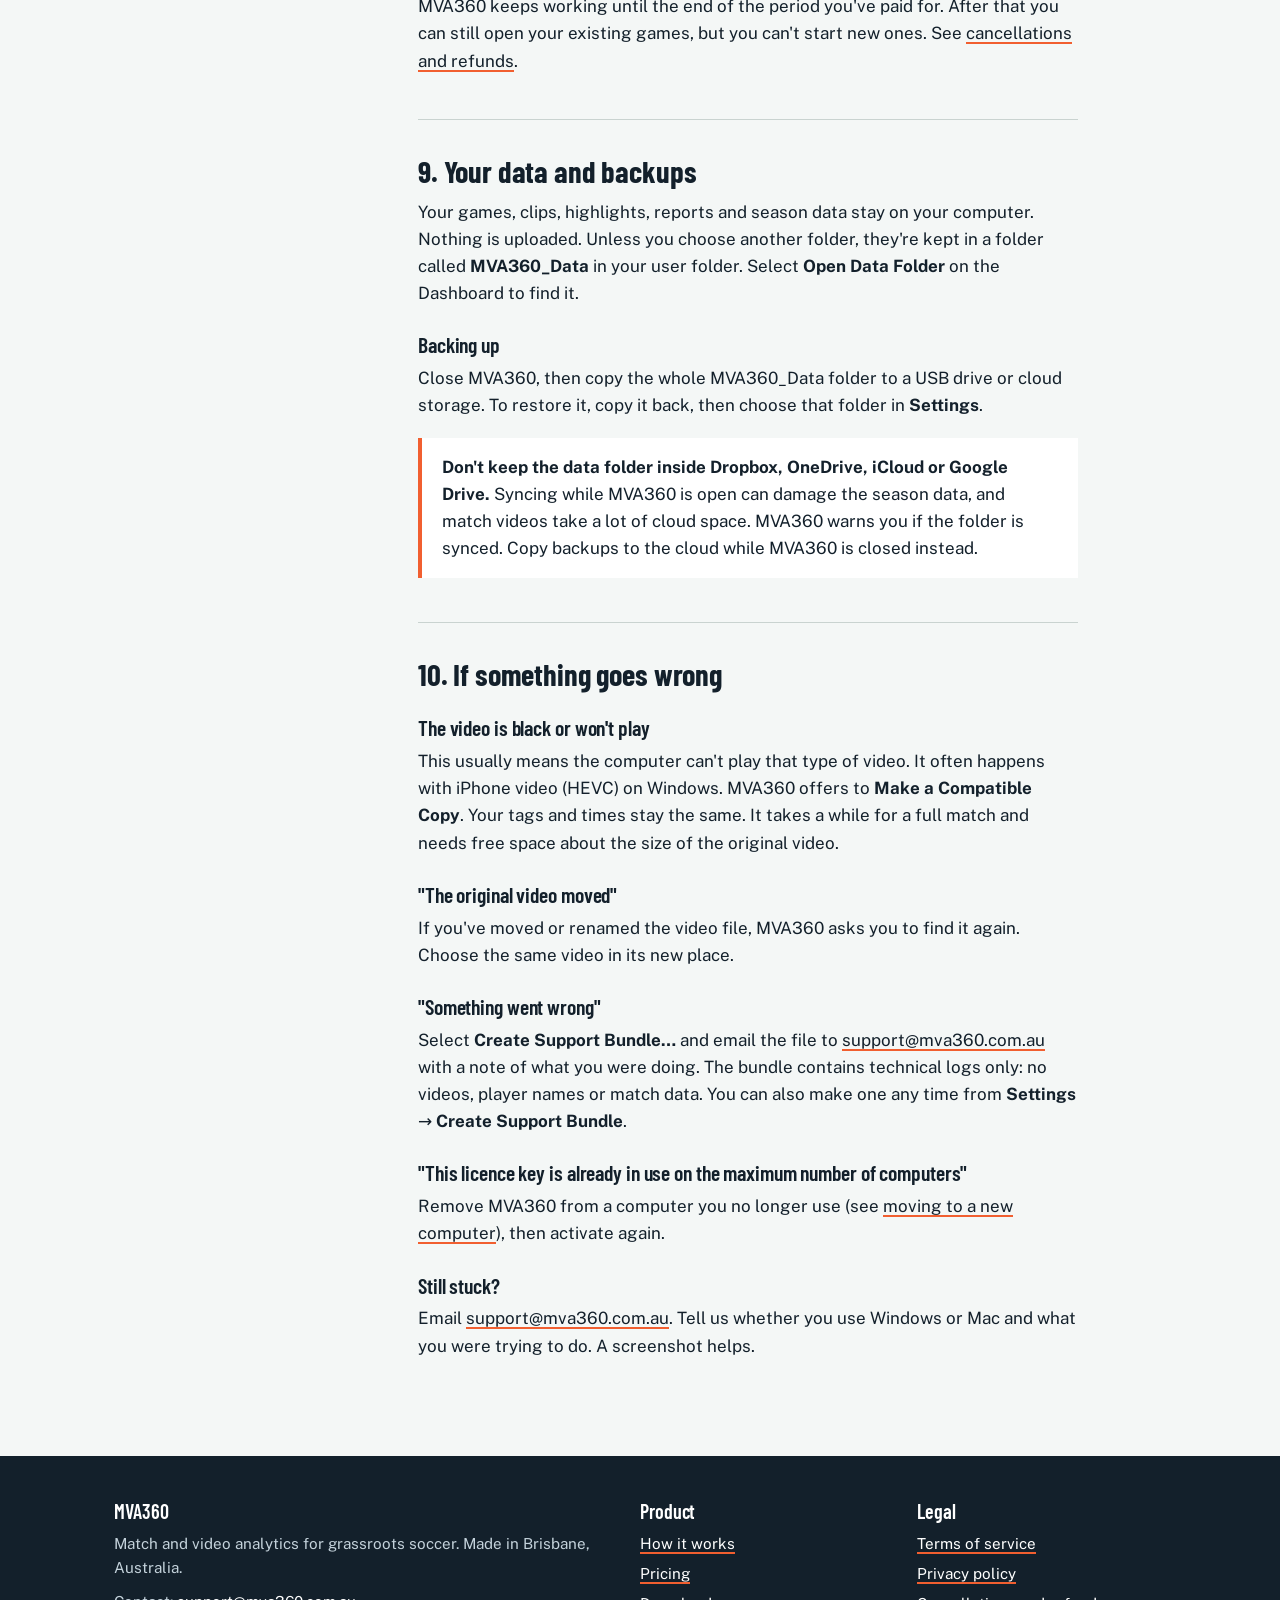
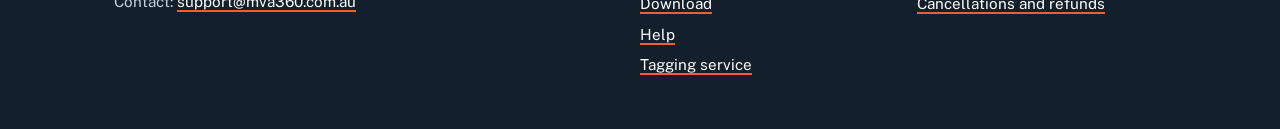
<file: help.html>
<!doctype html>
<html lang="en-AU">
<head>
  <meta charset="utf-8">
  <meta name="viewport" content="width=device-width, initial-scale=1">
  <title>Help | MVA360</title>
  <meta name="description" content="How to use MVA360: install, set up your squad, tag a match, record substitutions, make highlights and reports, and manage your plan.">
  <link rel="icon" href="favicon.ico">
  <link rel="stylesheet" href="assets/site.css?v=20261127b">
</head>
<body>
<a class="skip" href="#main">Skip to content</a>
<header class="site-header">
  <div class="wrap">
    <a class="brand" href="./" aria-label="MVA360 home"><img src="assets/img/mva360-logo.png" alt="MVA360 Match and Video Analytics" width="449" height="189"></a>
    <nav class="site-nav" aria-label="Main">
      <a class="secondary" href="./#how">How it works</a>
      <a href="./#pricing">Pricing</a>
      <a class="secondary" href="services.html">Tagging service</a>
      <a class="secondary keep" href="help.html" aria-current="page">Help</a>
      <a class="button" href="download.html">Try one game free</a>
    </nav>
  </div>
</header>
<main id="main" class="page">
  <div class="wrap">
    <h1>Using MVA360</h1>
    <p class="lede" style="margin-top:18px">Everything you need to go from match video to highlights. Can't find the answer? Email <a href="mailto:support@mva360.com.au">support@mva360.com.au</a>.</p>

    <div class="help">
      <nav class="help-toc" aria-label="On this page">
        <h2>On this page</h2>
        <ol>
          <li><a href="#install">Install MVA360</a></li>
          <li><a href="#squad">Set up your squad</a></li>
          <li><a href="#new-game">Start a new game</a></li>
          <li><a href="#tagging">Tag the match</a></li>
          <li><a href="#match-control">Substitutions and minutes</a></li>
          <li><a href="#outputs">Clips, highlights and reports</a></li>
          <li><a href="#season">Season Centre</a></li>
          <li><a href="#plan">Your plan and computers</a></li>
          <li><a href="#data">Your data and backups</a></li>
          <li><a href="#problems">If something goes wrong</a></li>
        </ol>
      </nav>

      <div class="prose">
        <section id="install">
          <h2>1. Install MVA360</h2>
          <h3>Windows</h3>
          <ol>
            <li>Download the Windows installer from the <a href="download.html">download page</a> and open it.</li>
            <li>Follow the steps. MVA360 installs just for you, so you don't need an administrator password.</li>
            <li>Open MVA360 from the Start menu.</li>
          </ol>
          <h3>Mac</h3>
          <ol>
            <li>Download the Mac disk image and open it.</li>
            <li>Drag <span class="ui">MVA360</span> into the <span class="ui">Applications</span> folder.</li>
            <li>Open MVA360 from Applications or Launchpad.</li>
          </ol>
          <p>The first time MVA360 opens, it shows where your match data will be kept. Your first game is a free trial with every feature.</p>
        </section>

        <section id="squad">
          <h2>2. Set up your squad</h2>
          <p>A squad profile is your team for the season: player names, shirt numbers and preferred positions. You set it up once and reuse it for every game.</p>
          <ol>
            <li>Select <span class="ui">Squad Profiles</span> on the left, then <span class="ui">New Squad Profile</span>.</li>
            <li>Enter the team name and season, then add each player with <span class="ui">+ Add Player</span>.</li>
            <li>Put the list in the order you like with <span class="ui">▲ Move Up</span> and <span class="ui">▼ Move Down</span>, or <span class="ui">Sort by No.</span></li>
            <li>Select <span class="ui">Save Squad Profile</span>.</li>
          </ol>
          <p>Parent plans include one squad each season, Coach plans two, and Club / School plans as many as you need.</p>
        </section>

        <section id="new-game">
          <h2>3. Start a new game</h2>
          <p>Select <span class="ui">Start New Game</span>. There are three short steps.</p>
          <ol>
            <li><strong>Match details:</strong> choose the squad, then enter the date, opponent and venue.</li>
            <li><strong>Video and players:</strong> select <span class="ui">Choose Video</span> and pick the match video. Choose a tagging mode (see below), then tick the players available for this game. Changes here only affect this match, not your saved squad.</li>
            <li><strong>Check and start:</strong> check the summary and select <span class="ui">Start Match</span>.</li>
          </ol>
          <div class="callout"><p>MVA360 never changes your original video. Clips, highlights and reports are saved separately.</p></div>
        </section>

        <section id="tagging">
          <h2>4. Tag the match</h2>
          <p>Tagging marks the moments that matter: goals, shots, saves, tackles and so on. Choose one of two modes when you start the game:</p>
          <ul>
            <li><strong>Tag as you watch:</strong> press <kbd>T</kbd> when something happens, then choose the player and the event.</li>
            <li><strong>Tag later:</strong> press <kbd>T</kbd> to save the moment and keep watching. Afterwards, use <span class="ui">Review Next Unclassified</span> to choose the player and event for each saved moment. This is good for watching live or with the family.</li>
          </ul>
          <h3>Keyboard shortcuts</h3>
          <table>
            <tr><th scope="row"><kbd>Space</kbd></th><td>Play or pause</td></tr>
            <tr><th scope="row"><kbd>T</kbd></th><td>Tag an event (or save a moment in Tag later)</td></tr>
            <tr><th scope="row"><kbd>Esc</kbd></th><td>Cancel a tag, or leave full screen</td></tr>
            <tr><th scope="row"><kbd>F</kbd></th><td>Full-screen video</td></tr>
            <tr><th scope="row"><kbd>Ctrl</kbd>+<kbd>Z</kbd></th><td>Undo the last tag</td></tr>
          </table>
          <p>The ◀◀ 10s, ◀ 5s, 5s ▶ and 10s ▶▶ buttons jump back or forward. Everything saves as you go, so you can close MVA360 at any time and pick up later with <span class="ui">Continue latest game</span>.</p>
          <p>To fix a tag, select it in the list and choose <span class="ui">Review / Edit Selected</span> (or double-click it). You can change the player, the event and how many seconds before and after the moment the clip includes.</p>
        </section>

        <section id="match-control">
          <h2>5. Substitutions and minutes played</h2>
          <p><em>Coach and Club / School plans.</em> Match Control records who is on the field, so MVA360 can work out each player's minutes.</p>
          <ol>
            <li>When the match kicks off in the video, open <span class="ui">Match Control</span> and choose <span class="ui">Start Match</span>. Tick the starting players.</li>
            <li>At each change, choose <span class="ui">Substitution</span>. You can record several players coming off and on at once with <span class="ui">+ Add Another Substitution</span>.</li>
            <li>Record <span class="ui">Half-time</span>, <span class="ui">Second-half Start</span> and <span class="ui">Full-time</span> at the right moments in the video.</li>
          </ol>
          <p>Made a mistake? <span class="ui">Undo Last Match Control</span> removes the last thing you recorded (a whole group of substitutions at once). To correct an earlier entry, select it in the history and choose <span class="ui">Edit Selected Record</span>.</p>
          <p>If you forget Half-time or Second-half Start, MVA360 still counts the minutes and marks the match as estimated.</p>
        </section>

        <section id="outputs">
          <h2>6. Clips, highlights and reports</h2>
          <p>When you've finished tagging, use the buttons under the event list:</p>
          <table>
            <tr><th scope="row">Generate Event Clips</th><td>One short video for every tagged event.</td></tr>
            <tr><th scope="row">Generate Match Event Highlights</th><td>All the events joined into one highlight video.</td></tr>
            <tr><th scope="row">Generate Individual Player Highlights</th><td>A highlight video for one player. Great for sending to families.</td></tr>
            <tr><th scope="row">Generate Match Report</th><td>A report with the score, statistics and team sheet that opens in your web browser.</td></tr>
          </table>
          <p>Making videos takes a few minutes, depending on your computer. You can cancel at any time; clips that are already finished are kept. Use <span class="ui">Open Game Folder</span> to find everything you've made.</p>
          <p>To leave an event out of clips and highlights, open it with <span class="ui">Review / Edit Selected</span> and untick <span class="ui">Include in clip generation</span>.</p>
        </section>

        <section id="season">
          <h2>7. Season Centre</h2>
          <p><em>Coach and Club / School plans.</em> Season Centre brings every game together: results, goals, current form, season leaders and each player's minutes.</p>
          <ul>
            <li><span class="ui">View Player Statistics</span> shows one player's season.</li>
            <li><span class="ui">Generate Season Team Report</span> makes a season summary for the team.</li>
            <li><span class="ui">Build Season Player Reel</span> makes an end-of-season highlight video for a player.</li>
          </ul>
          <p>If the numbers look out of date after editing old games, select <span class="ui">Rebuild Season Data</span>.</p>
        </section>

        <section id="plan">
          <h2>8. Your plan and computers</h2>
          <h3>Activate your plan</h3>
          <ol>
            <li>After you subscribe, your licence key is shown on screen and emailed to you.</li>
            <li>In MVA360, click the <span class="ui">Current access</span> card at the bottom left.</li>
            <li>Paste the key and select <span class="ui">Activate</span>.</li>
          </ol>
          <h3>Using MVA360 offline</h3>
          <p>MVA360 checks your plan online about once a day. If you're offline, it keeps working for 14 days. Connect to the internet within that time and it checks again by itself.</p>
          <h3>Moving to a new computer</h3>
          <p>Parent covers 1 computer, Coach 2 and Club / School 5. To move MVA360, open the <span class="ui">Current access</span> card on the old computer and select <span class="ui">Remove From This Computer</span>, then activate on the new one. If the old computer is lost or broken, remove it from your subscription page instead (see below).</p>
          <h3>Changing plans</h3>
          <p>Email <a href="mailto:support@mva360.com.au?subject=Change%20my%20plan">support@mva360.com.au</a> and we'll switch you over. Your licence key stays the same, and any unused part of your current plan is credited towards the new one.</p>
          <h3>Cancelling or changing your card</h3>
          <p>Select <span class="ui">Manage Subscription</span> on the licence screen, or use the link in your licence key email. Enter your email and we'll send you a link to your subscription page, where you can cancel, update your card or remove a computer. If you cancel, MVA360 keeps working until the end of the period you've paid for. After that you can still open your existing games, but you can't start new ones. See <a href="legal/refunds.html">cancellations and refunds</a>.</p>
        </section>

        <section id="data">
          <h2>9. Your data and backups</h2>
          <p>Your games, clips, highlights, reports and season data stay on your computer. Nothing is uploaded. Unless you choose another folder, they're kept in a folder called <strong>MVA360_Data</strong> in your user folder. Select <span class="ui">Open Data Folder</span> on the Dashboard to find it.</p>
          <h3>Backing up</h3>
          <p>Close MVA360, then copy the whole MVA360_Data folder to a USB drive or cloud storage. To restore it, copy it back, then choose that folder in <span class="ui">Settings</span>.</p>
          <div class="callout"><p><strong>Don't keep the data folder inside Dropbox, OneDrive, iCloud or Google Drive.</strong> Syncing while MVA360 is open can damage the season data, and match videos take a lot of cloud space. MVA360 warns you if the folder is synced. Copy backups to the cloud while MVA360 is closed instead.</p></div>
        </section>

        <section id="problems">
          <h2>10. If something goes wrong</h2>
          <h3>The video is black or won't play</h3>
          <p>This usually means the computer can't play that type of video. It often happens with iPhone video (HEVC) on Windows. MVA360 offers to <span class="ui">Make a Compatible Copy</span>. Your tags and times stay the same. It takes a while for a full match and needs free space about the size of the original video.</p>
          <h3>"The original video moved"</h3>
          <p>If you've moved or renamed the video file, MVA360 asks you to find it again. Choose the same video in its new place.</p>
          <h3>"Something went wrong"</h3>
          <p>Select <span class="ui">Create Support Bundle…</span> and email the file to <a href="mailto:support@mva360.com.au">support@mva360.com.au</a> with a note of what you were doing. The bundle contains technical logs only: no videos, player names or match data. You can also make one any time from <span class="ui">Settings</span> → <span class="ui">Create Support Bundle</span>.</p>
          <h3>"This licence key is already in use on the maximum number of computers"</h3>
          <p>Remove MVA360 from a computer you no longer use (see <a href="#plan">moving to a new computer</a>), then activate again.</p>
          <h3>Still stuck?</h3>
          <p>Email <a href="mailto:support@mva360.com.au">support@mva360.com.au</a>. Tell us whether you use Windows or Mac and what you were trying to do. A screenshot helps.</p>
        </section>
      </div>
    </div>
  </div>
</main>
<footer class="site-footer">
  <div class="wrap">
    <div>
      <h3>MVA360</h3>
      <p>Match and video analytics for grassroots soccer. Made in Brisbane, Australia.</p>
      <p style="margin-top:10px">Contact: <a href="mailto:support@mva360.com.au">support@mva360.com.au</a></p>
    </div>
    <div>
      <h3>Product</h3>
      <ul>
        <li><a href="./#how">How it works</a></li>
        <li><a href="./#pricing">Pricing</a></li>
        <li><a href="download.html">Download</a></li>
        <li><a href="help.html">Help</a></li>
        <li><a href="services.html">Tagging service</a></li>
      </ul>
    </div>
    <div>
      <h3>Legal</h3>
      <ul>
        <li><a href="legal/terms.html">Terms of service</a></li>
        <li><a href="legal/privacy.html">Privacy policy</a></li>
        <li><a href="legal/refunds.html">Cancellations and refunds</a></li>
      </ul>
    </div>
  </div>
</footer>
<script src="assets/site.js?v=20261127b" defer></script>
</body>
</html>
</file>
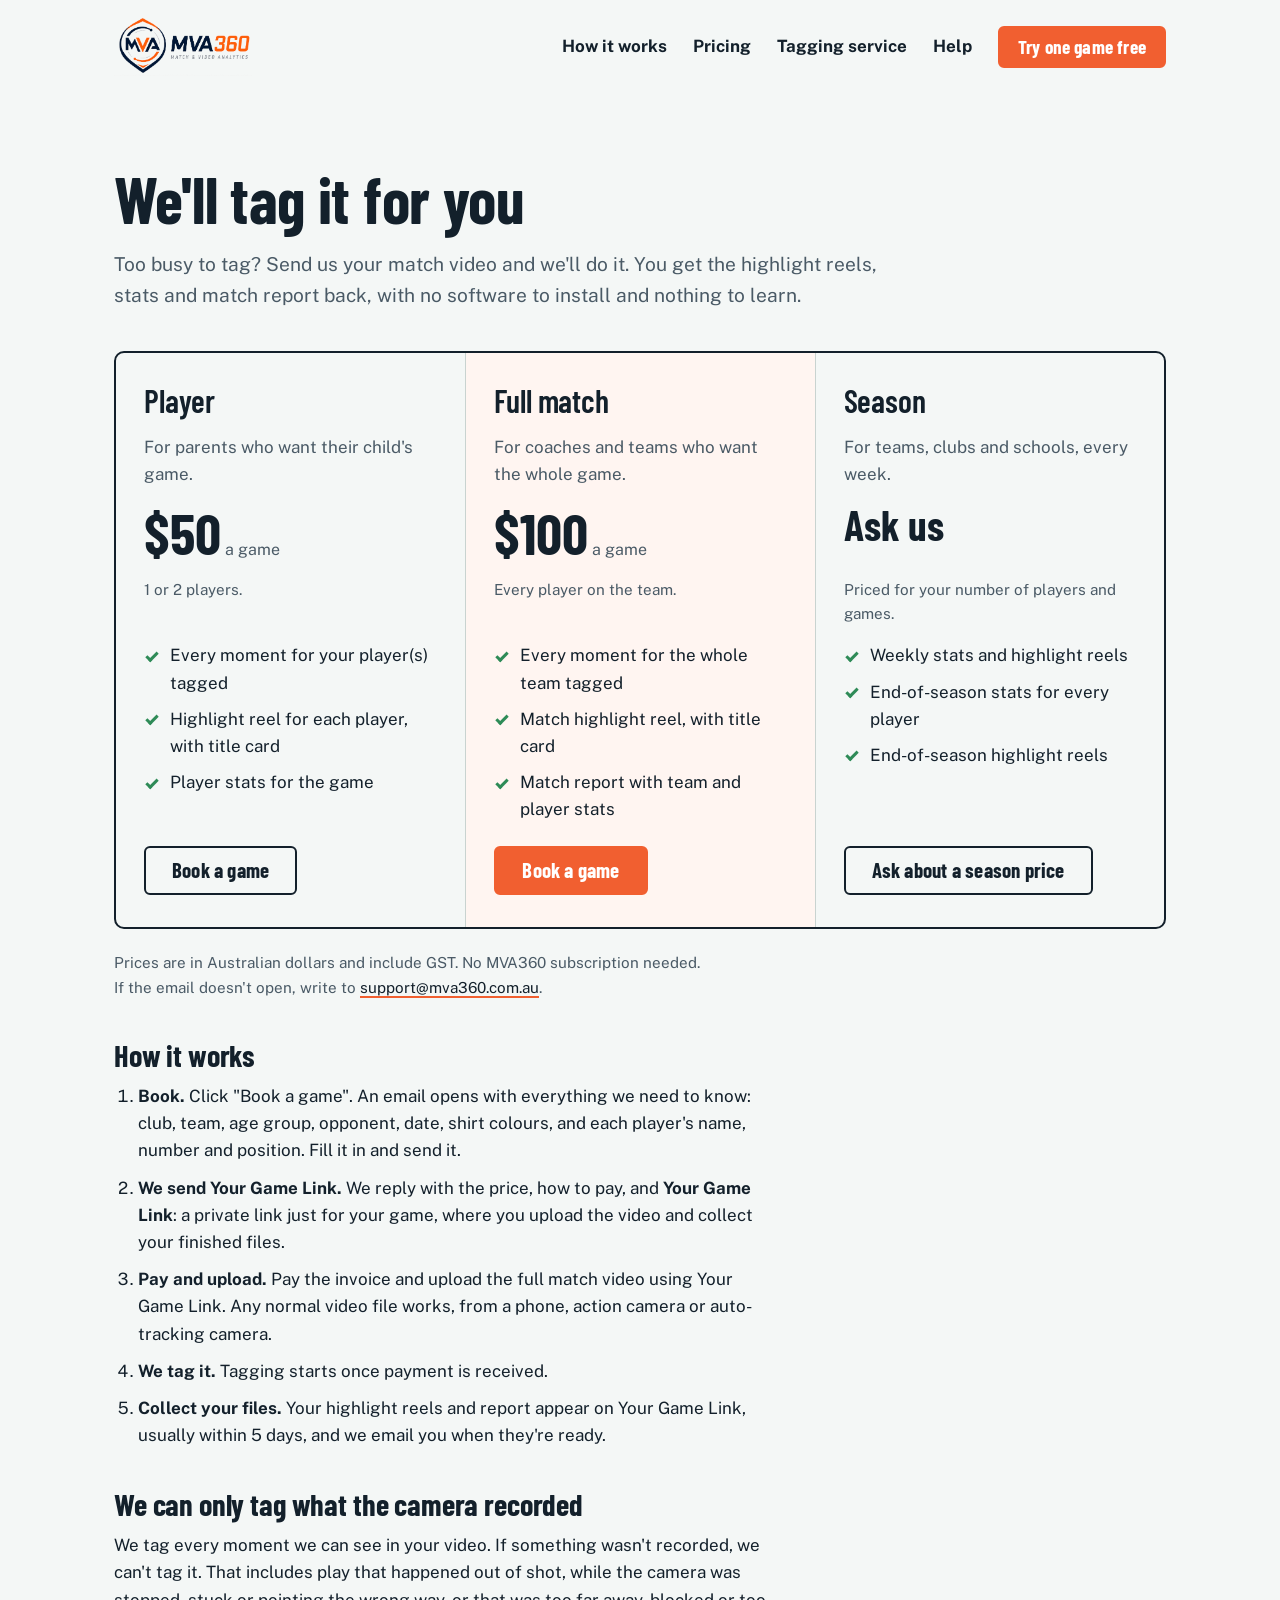
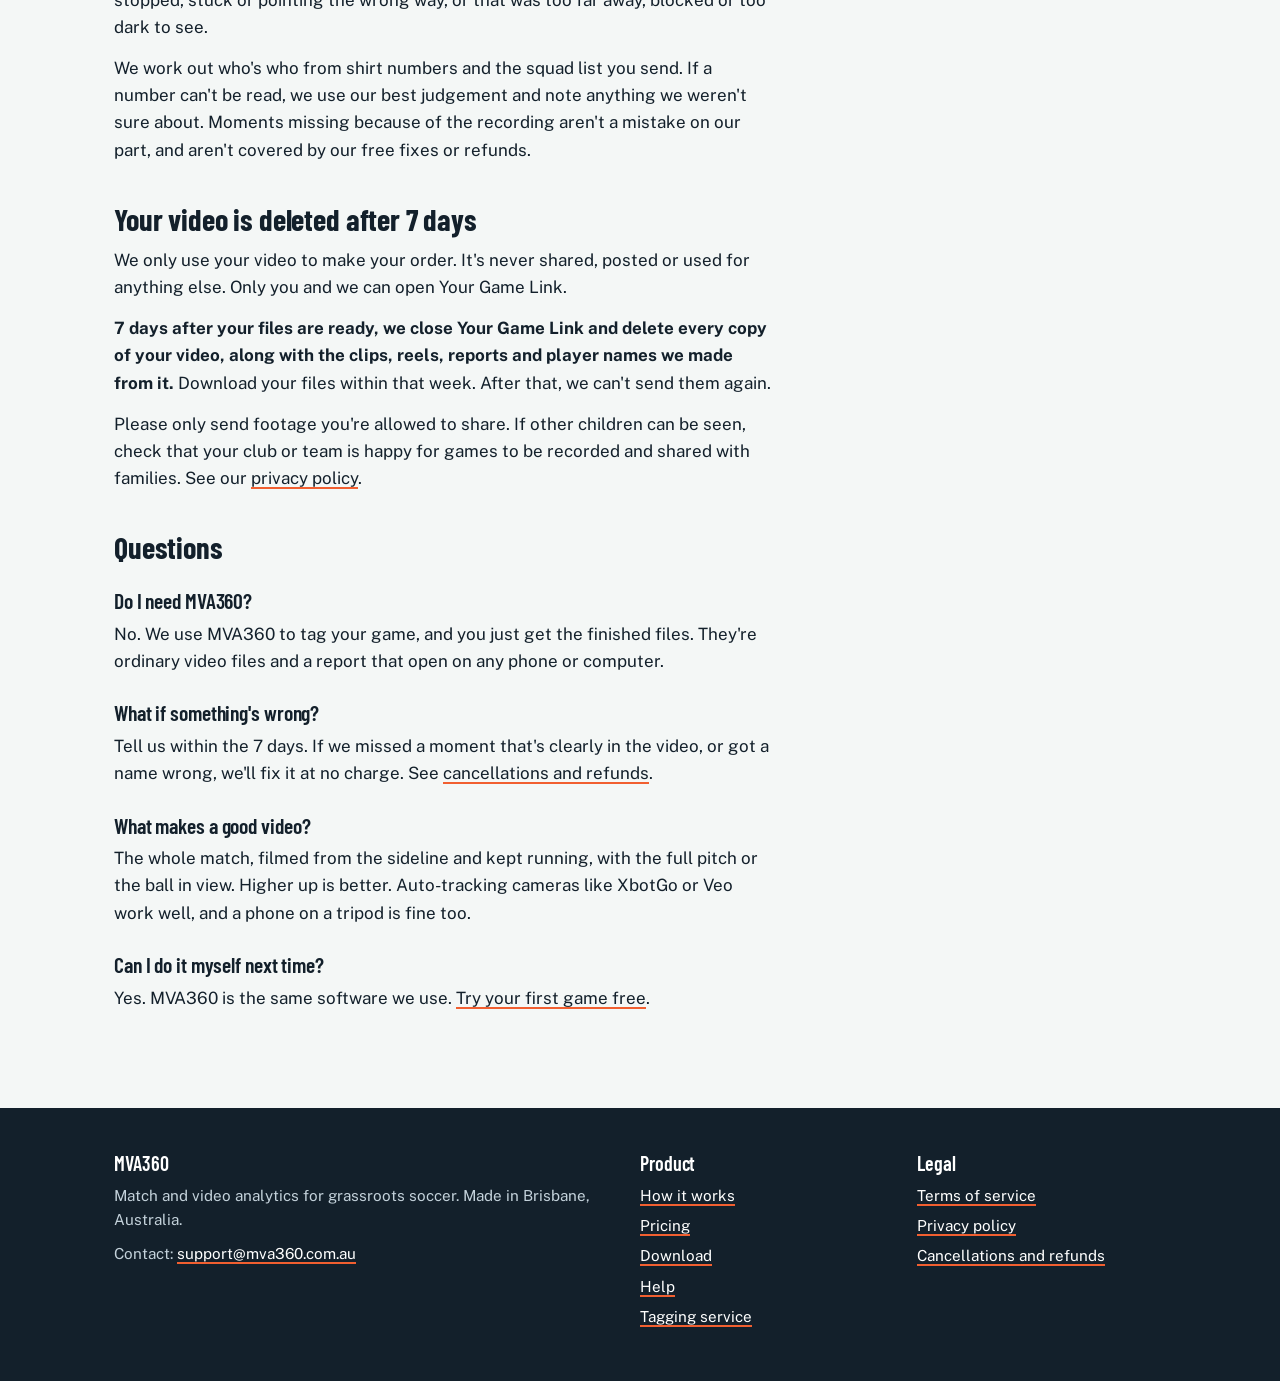
<file: services.html>
<!doctype html>
<html lang="en-AU">
<head>
  <meta charset="utf-8">
  <meta name="viewport" content="width=device-width, initial-scale=1">
  <title>We'll tag it for you | MVA360</title>
  <meta name="description" content="Send us your match video. We tag it and send back highlight reels, stats and the match report. No software needed.">
  <link rel="icon" href="favicon.ico">
  <link rel="stylesheet" href="assets/site.css?v=20261127b">
</head>
<body>
<a class="skip" href="#main">Skip to content</a>
<header class="site-header">
  <div class="wrap">
    <a class="brand" href="./" aria-label="MVA360 home"><img src="assets/img/mva360-logo.png" alt="MVA360 Match and Video Analytics" width="449" height="189"></a>
    <nav class="site-nav" aria-label="Main">
      <a class="secondary" href="./#how">How it works</a>
      <a href="./#pricing">Pricing</a>
      <a class="secondary" href="services.html" aria-current="page">Tagging service</a>
      <a class="secondary keep" href="help.html">Help</a>
      <a class="button" href="download.html">Try one game free</a>
    </nav>
  </div>
</header>
<main id="main" class="page">
  <div class="wrap">
    <h1>We'll tag it for you</h1>
    <p class="lede" style="margin-top:18px">Too busy to tag? Send us your match video and we'll do it. You get the highlight reels, stats and match report back, with no software to install and nothing to learn.</p>

    <div class="plans service-plans">
      <article class="plan" aria-labelledby="svc-player">
        <h3 id="svc-player">Player</h3>
        <p class="who">For parents who want their child's game.</p>
        <p class="price">$50<small>a game</small></p>
        <p class="price-sub">1 or 2 players.</p>
        <ul class="includes">
          <li>Every moment for your player(s) tagged</li>
          <li>Highlight reel for each player, with title card</li>
          <li>Player stats for the game</li>
        </ul>
        <a class="button quiet" href="mailto:support@mva360.com.au?subject=Booking%20request%3A%20Player%20package&amp;body=Hello%20MVA360%20team%2C%0A%0AI%27d%20like%20to%20book%20the%20Player%20package%20%28%2450%20per%20game%2C%20GST%20included%29.%20The%20match%20details%20are%20below.%0A%0AMATCH%20DETAILS%0A----------------------------%0AClub%3A%0ATeam%3A%0AAge%20group%20%28e.g.%20U10%29%3A%0ACompetition%20and%20round%3A%0AOpponent%3A%0ADate%20and%20kick-off%20time%3A%0AOur%20shirt%20colour%3A%0AOpponent%27s%20shirt%20colour%3A%0A%0APLAYERS%20TO%20TAG%20%281%20or%202%29%0A----------------------------%0AShirt%20no.%20%7C%20Name%20%7C%20Position%0A1.%0A2.%0A%0AVIDEO%0A----------------------------%0ACamera%20used%20%28phone%2C%20action%20camera%2C%20XbotGo%2C%20Veo%2C%20etc.%29%3A%0AVideo%20length%20%28approx.%29%3A%0A%0ANOTES%20%28optional%29%0A----------------------------%0AAnything%20we%20should%20know%2C%20e.g.%20goal%20times%20or%20where%20half-time%20is%20in%20the%20video%3A%0A%0A%0AYOUR%20DETAILS%0A----------------------------%0AName%3A%0APhone%20%28optional%29%3A%0A%0AThank%20you.%0A">Book a game</a>
      </article>

      <article class="plan coach" aria-labelledby="svc-match">
        <h3 id="svc-match">Full match</h3>
        <p class="who">For coaches and teams who want the whole game.</p>
        <p class="price">$100<small>a game</small></p>
        <p class="price-sub">Every player on the team.</p>
        <ul class="includes">
          <li>Every moment for the whole team tagged</li>
          <li>Match highlight reel, with title card</li>
          <li>Match report with team and player stats</li>
        </ul>
        <a class="button" href="mailto:support@mva360.com.au?subject=Booking%20request%3A%20Full%20match%20package&amp;body=Hello%20MVA360%20team%2C%0A%0AI%27d%20like%20to%20book%20the%20Full%20match%20package%20%28%24100%20per%20game%2C%20GST%20included%29.%20The%20match%20details%20are%20below.%0A%0AMATCH%20DETAILS%0A----------------------------%0AClub%3A%0ATeam%3A%0AAge%20group%20%28e.g.%20U10%29%3A%0ACompetition%20and%20round%3A%0AOpponent%3A%0ADate%20and%20kick-off%20time%3A%0AOur%20shirt%20colour%3A%0AOpponent%27s%20shirt%20colour%3A%0A%0ASQUAD%20%28everyone%20who%20played%29%0A----------------------------%0AShirt%20no.%20%7C%20Name%20%7C%20Position%0A1.%0A2.%0A3.%0A4.%0A5.%0A6.%0A7.%0A8.%0A9.%0A10.%0A11.%0A12.%0A%0AVIDEO%0A----------------------------%0ACamera%20used%20%28phone%2C%20action%20camera%2C%20XbotGo%2C%20Veo%2C%20etc.%29%3A%0AVideo%20length%20%28approx.%29%3A%0A%0ANOTES%20%28optional%29%0A----------------------------%0AAnything%20we%20should%20know%2C%20e.g.%20goal%20times%20or%20where%20half-time%20is%20in%20the%20video%3A%0A%0A%0AYOUR%20DETAILS%0A----------------------------%0AName%3A%0APhone%20%28optional%29%3A%0A%0AThank%20you.%0A">Book a game</a>
      </article>

      <article class="plan" aria-labelledby="svc-season">
        <h3 id="svc-season">Season</h3>
        <p class="who">For teams, clubs and schools, every week.</p>
        <p class="price price-ask">Ask us</p>
        <p class="price-sub">Priced for your number of players and games.</p>
        <ul class="includes">
          <li>Weekly stats and highlight reels</li>
          <li>End-of-season stats for every player</li>
          <li>End-of-season highlight reels</li>
        </ul>
        <a class="button quiet" href="mailto:support@mva360.com.au?subject=Enquiry%3A%20Season%20package%20price&amp;body=Hello%20MVA360%20team%2C%0A%0AI%27d%20like%20a%20price%20for%20a%20Season%20package.%20Our%20team%20details%20are%20below.%0A%0ATEAM%20DETAILS%0A----------------------------%0AClub%3A%0ATeam%3A%0AAge%20group%20%28e.g.%20U10%29%3A%0ACompetition%3A%0AGames%20in%20the%20season%3A%0AFirst%20game%20date%3A%0A%0APLAYERS%0A----------------------------%0APlayers%20in%20the%20squad%3A%0AHighlight%20reels%20for%20%28all%20players%2C%20or%20list%20names%29%3A%0A%0AWHAT%20YOU%27D%20LIKE%0A----------------------------%0AWeekly%20stats%20and%20reels%2C%20end-of-season%20only%2C%20or%20both%3A%0A%0AYOUR%20DETAILS%0A----------------------------%0AName%3A%0APhone%20%28optional%29%3A%0A%0AThank%20you.%0A">Ask about a season price</a>
      </article>
    </div>
    <p class="price-footnote">Prices are in Australian dollars and include GST. No MVA360 subscription needed. If the email doesn't open, write to <a href="mailto:support@mva360.com.au">support@mva360.com.au</a>.</p>

    <div class="prose">
      <h2>How it works</h2>
      <ol>
        <li><strong>Book.</strong> Click "Book a game". An email opens with everything we need to know: club, team, age group, opponent, date, shirt colours, and each player's name, number and position. Fill it in and send it.</li>
        <li><strong>We send Your Game Link.</strong> We reply with the price, how to pay, and <strong>Your Game Link</strong>: a private link just for your game, where you upload the video and collect your finished files.</li>
        <li><strong>Pay and upload.</strong> Pay the invoice and upload the full match video using Your Game Link. Any normal video file works, from a phone, action camera or auto-tracking camera.</li>
        <li><strong>We tag it.</strong> Tagging starts once payment is received.</li>
        <li><strong>Collect your files.</strong> Your highlight reels and report appear on Your Game Link, usually within 5 days, and we email you when they're ready.</li>
      </ol>

      <h2>We can only tag what the camera recorded</h2>
      <p>We tag every moment we can see in your video. If something wasn't recorded, we can't tag it. That includes play that happened out of shot, while the camera was stopped, stuck or pointing the wrong way, or that was too far away, blocked or too dark to see.</p>
      <p>We work out who's who from shirt numbers and the squad list you send. If a number can't be read, we use our best judgement and note anything we weren't sure about. Moments missing because of the recording aren't a mistake on our part, and aren't covered by our free fixes or refunds.</p>

      <h2>Your video is deleted after 7 days</h2>
      <p>We only use your video to make your order. It's never shared, posted or used for anything else. Only you and we can open Your Game Link.</p>
      <p><strong>7 days after your files are ready, we close Your Game Link and delete every copy of your video, along with the clips, reels, reports and player names we made from it.</strong> Download your files within that week. After that, we can't send them again.</p>
      <p>Please only send footage you're allowed to share. If other children can be seen, check that your club or team is happy for games to be recorded and shared with families. See our <a href="legal/privacy.html">privacy policy</a>.</p>

      <h2>Questions</h2>
      <h3>Do I need MVA360?</h3>
      <p>No. We use MVA360 to tag your game, and you just get the finished files. They're ordinary video files and a report that open on any phone or computer.</p>
      <h3>What if something's wrong?</h3>
      <p>Tell us within the 7 days. If we missed a moment that's clearly in the video, or got a name wrong, we'll fix it at no charge. See <a href="legal/refunds.html">cancellations and refunds</a>.</p>
      <h3>What makes a good video?</h3>
      <p>The whole match, filmed from the sideline and kept running, with the full pitch or the ball in view. Higher up is better. Auto-tracking cameras like XbotGo or Veo work well, and a phone on a tripod is fine too.</p>
      <h3>Can I do it myself next time?</h3>
      <p>Yes. MVA360 is the same software we use. <a href="download.html">Try your first game free</a>.</p>
    </div>
  </div>
</main>
<footer class="site-footer">
  <div class="wrap">
    <div>
      <h3>MVA360</h3>
      <p>Match and video analytics for grassroots soccer. Made in Brisbane, Australia.</p>
      <p style="margin-top:10px">Contact: <a href="mailto:support@mva360.com.au">support@mva360.com.au</a></p>
    </div>
    <div>
      <h3>Product</h3>
      <ul>
        <li><a href="./#how">How it works</a></li>
        <li><a href="./#pricing">Pricing</a></li>
        <li><a href="download.html">Download</a></li>
        <li><a href="help.html">Help</a></li>
        <li><a href="services.html">Tagging service</a></li>
      </ul>
    </div>
    <div>
      <h3>Legal</h3>
      <ul>
        <li><a href="legal/terms.html">Terms of service</a></li>
        <li><a href="legal/privacy.html">Privacy policy</a></li>
        <li><a href="legal/refunds.html">Cancellations and refunds</a></li>
      </ul>
    </div>
  </div>
</footer>
<script src="assets/site.js?v=20261127b" defer></script>
</body>
</html>
</file>
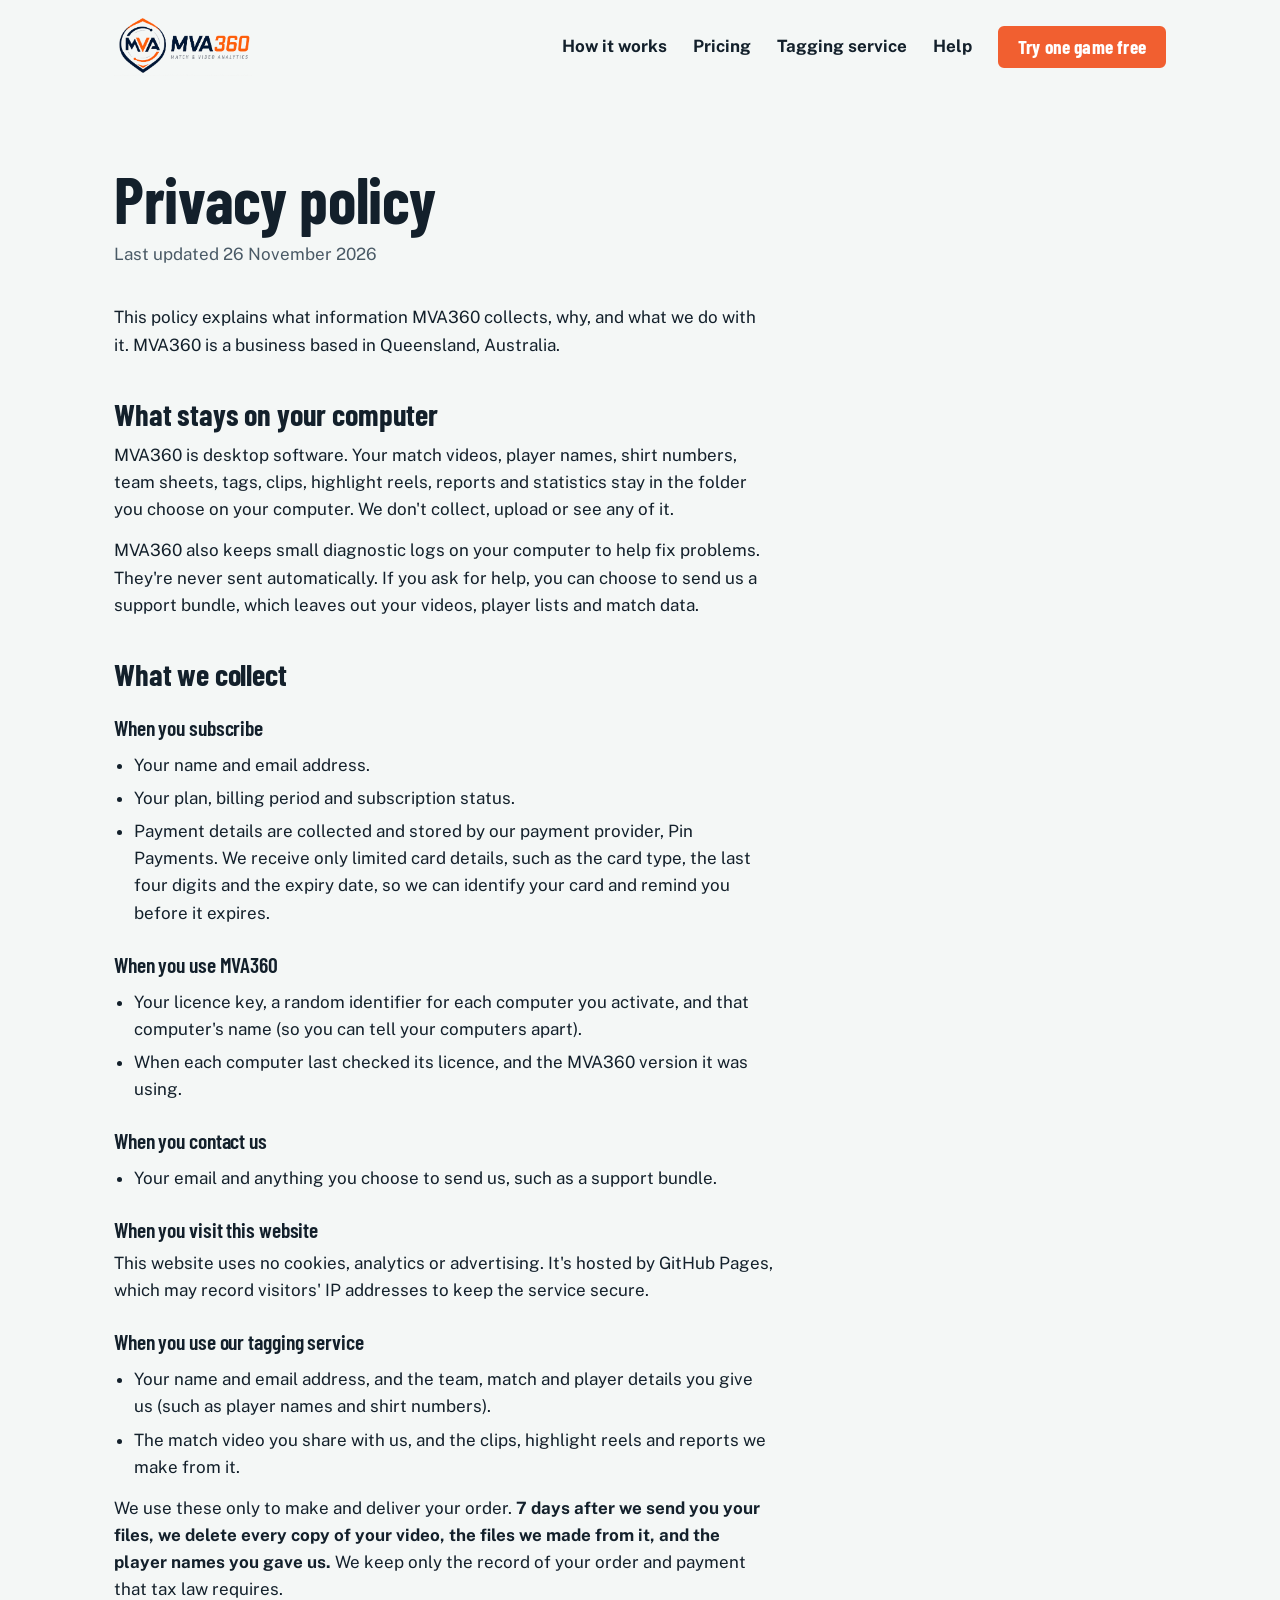
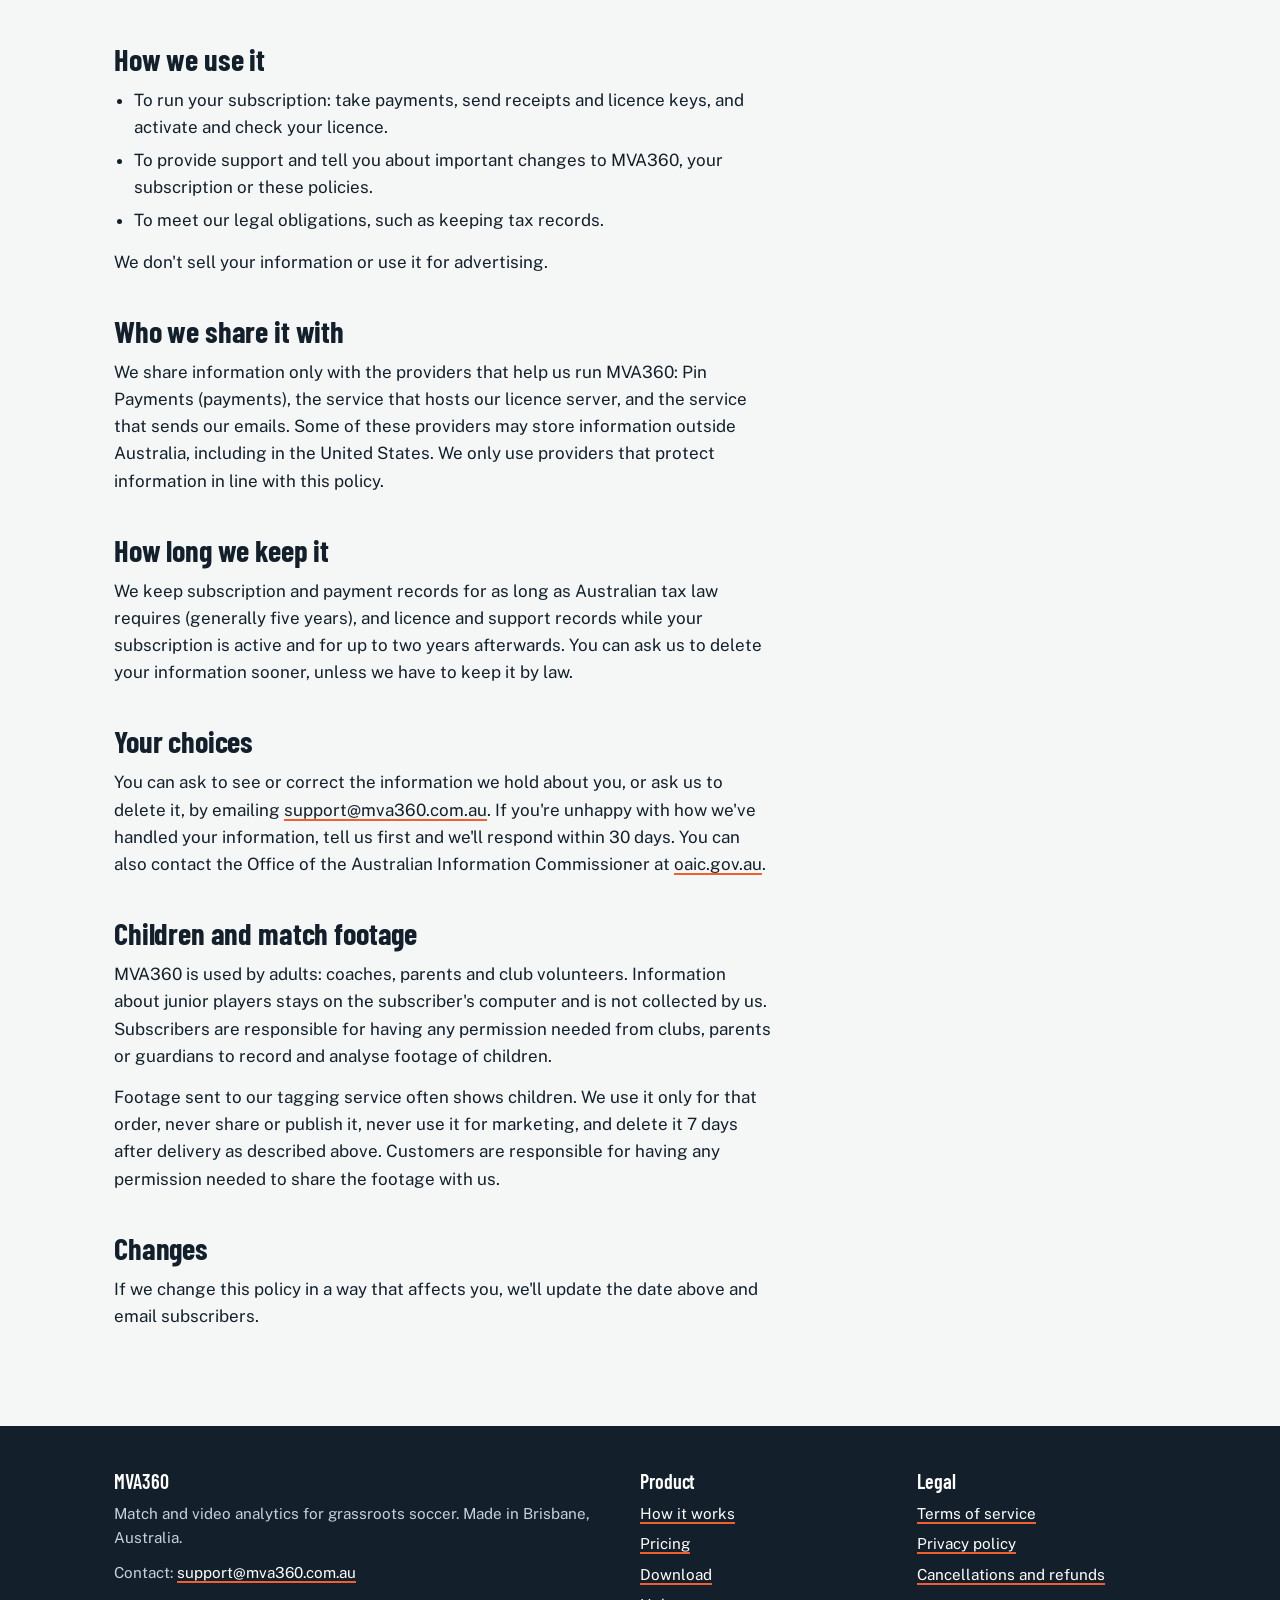
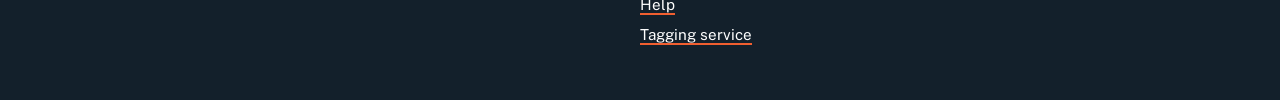
<file: legal/privacy.html>
<!doctype html>
<html lang="en-AU">
<head>
  <meta charset="utf-8">
  <meta name="viewport" content="width=device-width, initial-scale=1">
  <title>Privacy policy | MVA360</title>
  <meta name="description" content="What MVA360 collects, and what stays on your computer.">
  <link rel="icon" href="../favicon.ico">
  <link rel="stylesheet" href="../assets/site.css?v=20261127b">
</head>
<body>
<a class="skip" href="#main">Skip to content</a>
<header class="site-header">
  <div class="wrap">
    <a class="brand" href=".././" aria-label="MVA360 home"><img src="../assets/img/mva360-logo.png" alt="MVA360 Match and Video Analytics" width="449" height="189"></a>
    <nav class="site-nav" aria-label="Main">
      <a class="secondary" href=".././#how">How it works</a>
      <a href=".././#pricing">Pricing</a>
      <a class="secondary" href="../services.html">Tagging service</a>
      <a class="secondary keep" href="../help.html">Help</a>
      <a class="button" href="../download.html">Try one game free</a>
    </nav>
  </div>
</header>
<main id="main" class="page">
  <div class="wrap">
    <h1>Privacy policy</h1>
    <p class="updated">Last updated 26 November 2026</p>
    <div class="prose">
      <p>This policy explains what information MVA360 collects, why, and what we do with it. MVA360 is a business based in Queensland, Australia.</p>

      <h2>What stays on your computer</h2>
      <p>MVA360 is desktop software. Your match videos, player names, shirt numbers, team sheets, tags, clips, highlight reels, reports and statistics stay in the folder you choose on your computer. We don't collect, upload or see any of it.</p>
      <p>MVA360 also keeps small diagnostic logs on your computer to help fix problems. They're never sent automatically. If you ask for help, you can choose to send us a support bundle, which leaves out your videos, player lists and match data.</p>

      <h2>What we collect</h2>
      <h3>When you subscribe</h3>
      <ul>
        <li>Your name and email address.</li>
        <li>Your plan, billing period and subscription status.</li>
        <li>Payment details are collected and stored by our payment provider, Pin Payments. We receive only limited card details, such as the card type, the last four digits and the expiry date, so we can identify your card and remind you before it expires.</li>
      </ul>
      <h3>When you use MVA360</h3>
      <ul>
        <li>Your licence key, a random identifier for each computer you activate, and that computer's name (so you can tell your computers apart).</li>
        <li>When each computer last checked its licence, and the MVA360 version it was using.</li>
      </ul>
      <h3>When you contact us</h3>
      <ul>
        <li>Your email and anything you choose to send us, such as a support bundle.</li>
      </ul>
      <h3>When you visit this website</h3>
      <p>This website uses no cookies, analytics or advertising. It's hosted by GitHub Pages, which may record visitors' IP addresses to keep the service secure.</p>

      <h3>When you use our tagging service</h3>
      <ul>
        <li>Your name and email address, and the team, match and player details you give us (such as player names and shirt numbers).</li>
        <li>The match video you share with us, and the clips, highlight reels and reports we make from it.</li>
      </ul>
      <p>We use these only to make and deliver your order. <strong>7 days after we send you your files, we delete every copy of your video, the files we made from it, and the player names you gave us.</strong> We keep only the record of your order and payment that tax law requires.</p>

      <h2>How we use it</h2>
      <ul>
        <li>To run your subscription: take payments, send receipts and licence keys, and activate and check your licence.</li>
        <li>To provide support and tell you about important changes to MVA360, your subscription or these policies.</li>
        <li>To meet our legal obligations, such as keeping tax records.</li>
      </ul>
      <p>We don't sell your information or use it for advertising.</p>

      <h2>Who we share it with</h2>
      <p>We share information only with the providers that help us run MVA360: Pin Payments (payments), the service that hosts our licence server, and the service that sends our emails. Some of these providers may store information outside Australia, including in the United States. We only use providers that protect information in line with this policy.</p>

      <h2>How long we keep it</h2>
      <p>We keep subscription and payment records for as long as Australian tax law requires (generally five years), and licence and support records while your subscription is active and for up to two years afterwards. You can ask us to delete your information sooner, unless we have to keep it by law.</p>

      <h2>Your choices</h2>
      <p>You can ask to see or correct the information we hold about you, or ask us to delete it, by emailing <a href="mailto:support@mva360.com.au">support@mva360.com.au</a>. If you're unhappy with how we've handled your information, tell us first and we'll respond within 30 days. You can also contact the Office of the Australian Information Commissioner at <a href="https://www.oaic.gov.au">oaic.gov.au</a>.</p>

      <h2>Children and match footage</h2>
      <p>MVA360 is used by adults: coaches, parents and club volunteers. Information about junior players stays on the subscriber's computer and is not collected by us. Subscribers are responsible for having any permission needed from clubs, parents or guardians to record and analyse footage of children.</p>
      <p>Footage sent to our tagging service often shows children. We use it only for that order, never share or publish it, never use it for marketing, and delete it 7 days after delivery as described above. Customers are responsible for having any permission needed to share the footage with us.</p>

      <h2>Changes</h2>
      <p>If we change this policy in a way that affects you, we'll update the date above and email subscribers.</p>
    </div>

  </div>
</main>
<footer class="site-footer">
  <div class="wrap">
    <div>
      <h3>MVA360</h3>
      <p>Match and video analytics for grassroots soccer. Made in Brisbane, Australia.</p>
      <p style="margin-top:10px">Contact: <a href="mailto:support@mva360.com.au">support@mva360.com.au</a></p>
    </div>
    <div>
      <h3>Product</h3>
      <ul>
        <li><a href=".././#how">How it works</a></li>
        <li><a href=".././#pricing">Pricing</a></li>
        <li><a href="../download.html">Download</a></li>
        <li><a href="../help.html">Help</a></li>
        <li><a href="../services.html">Tagging service</a></li>
      </ul>
    </div>
    <div>
      <h3>Legal</h3>
      <ul>
        <li><a href="../legal/terms.html">Terms of service</a></li>
        <li><a href="../legal/privacy.html">Privacy policy</a></li>
        <li><a href="../legal/refunds.html">Cancellations and refunds</a></li>
      </ul>
    </div>
  </div>
</footer>
<script src="../assets/site.js?v=20261127b" defer></script>
</body>
</html>
</file>
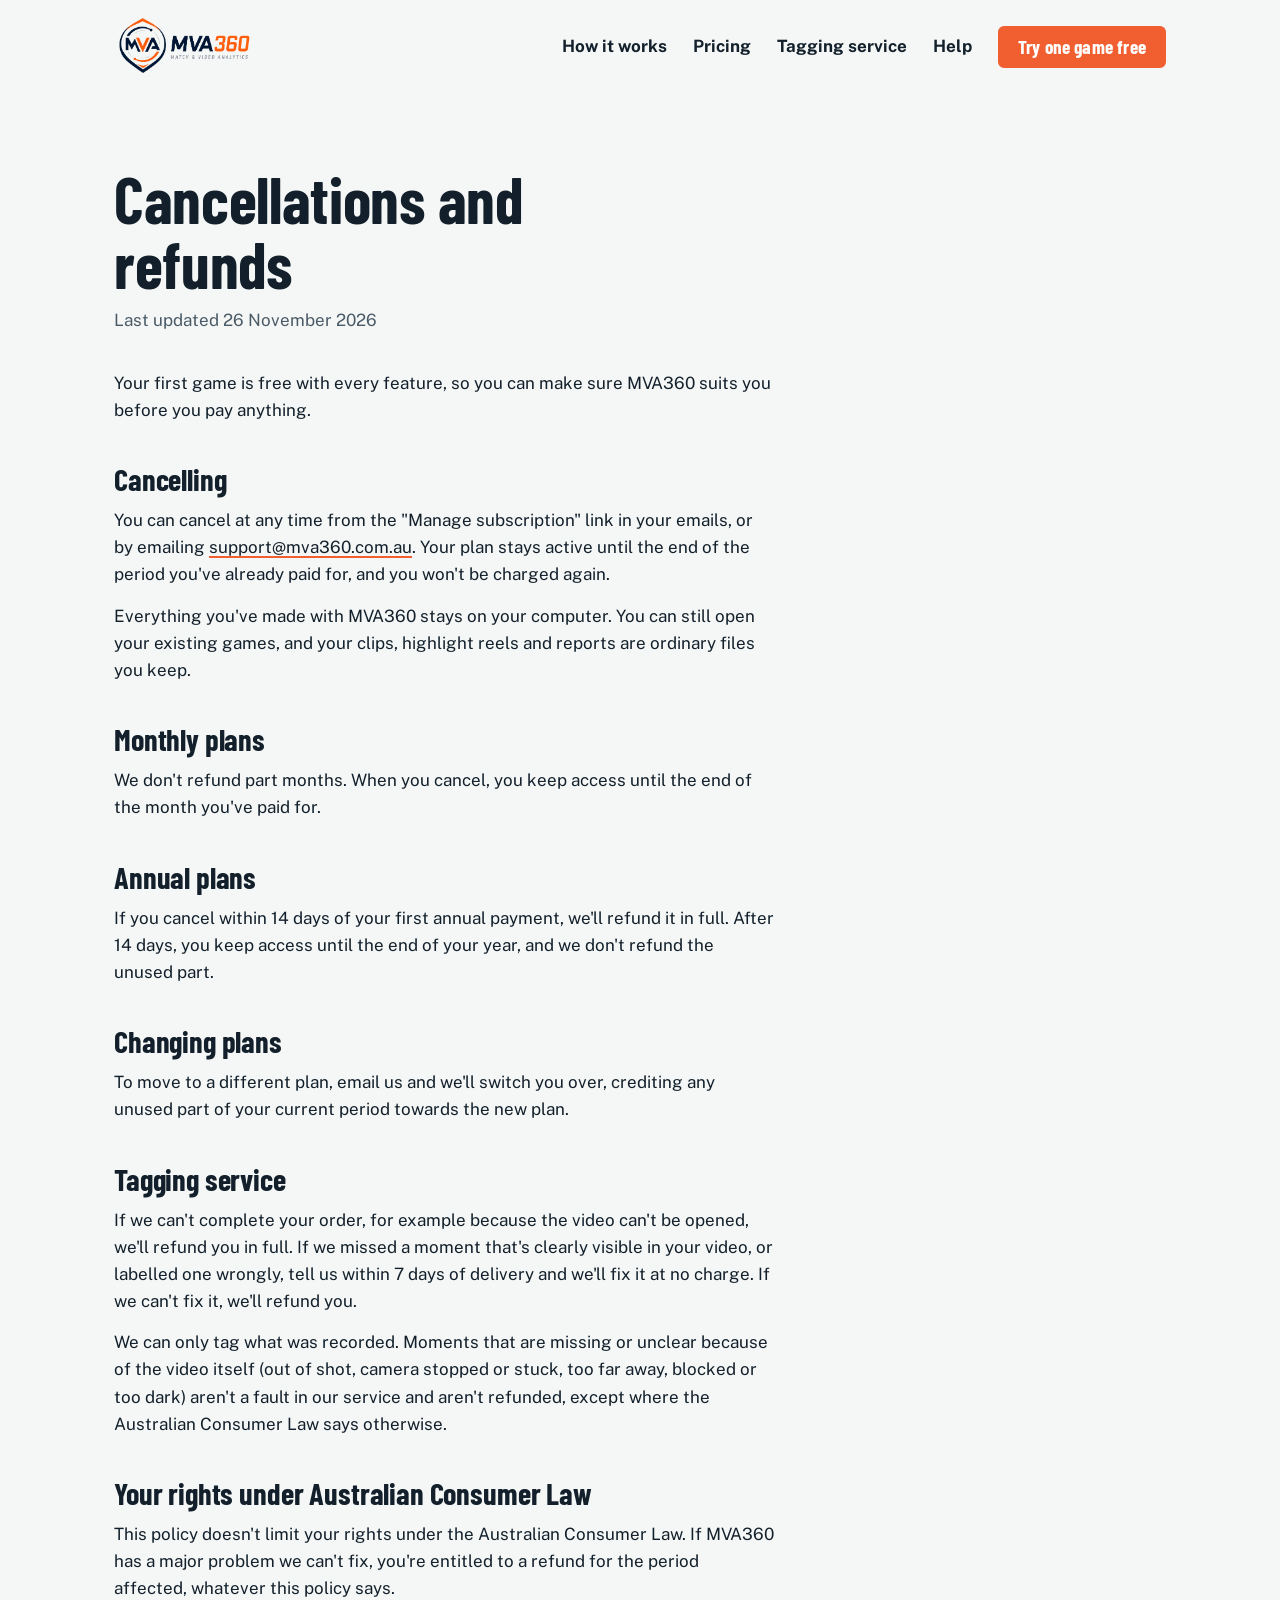
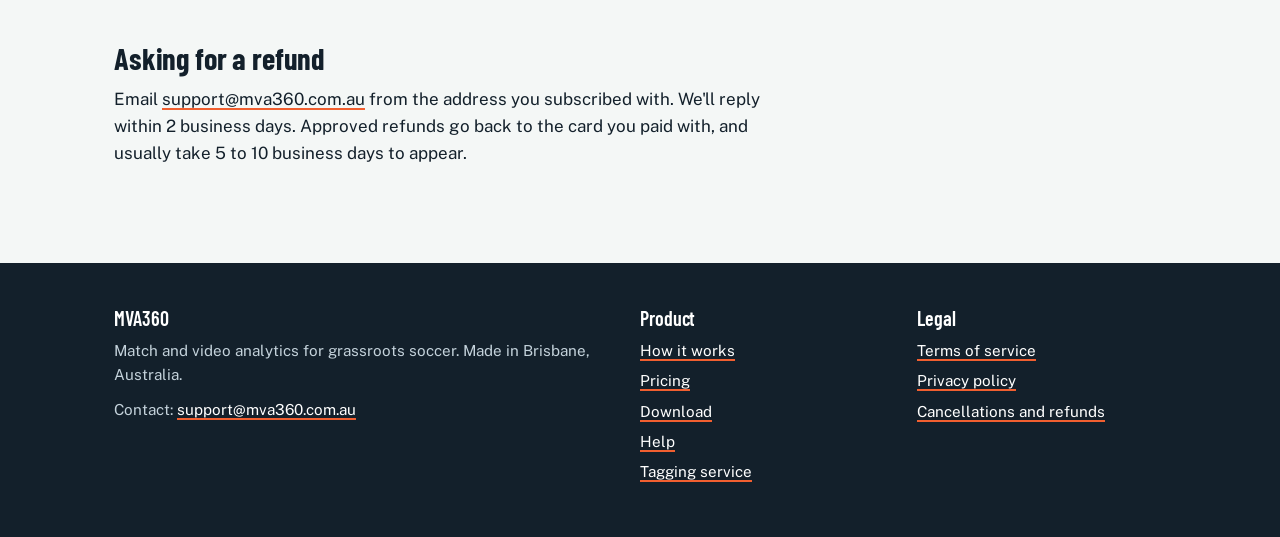
<file: legal/refunds.html>
<!doctype html>
<html lang="en-AU">
<head>
  <meta charset="utf-8">
  <meta name="viewport" content="width=device-width, initial-scale=1">
  <title>Cancellations and refunds | MVA360</title>
  <meta name="description" content="How to cancel MVA360 and when refunds apply.">
  <link rel="icon" href="../favicon.ico">
  <link rel="stylesheet" href="../assets/site.css?v=20261127b">
</head>
<body>
<a class="skip" href="#main">Skip to content</a>
<header class="site-header">
  <div class="wrap">
    <a class="brand" href=".././" aria-label="MVA360 home"><img src="../assets/img/mva360-logo.png" alt="MVA360 Match and Video Analytics" width="449" height="189"></a>
    <nav class="site-nav" aria-label="Main">
      <a class="secondary" href=".././#how">How it works</a>
      <a href=".././#pricing">Pricing</a>
      <a class="secondary" href="../services.html">Tagging service</a>
      <a class="secondary keep" href="../help.html">Help</a>
      <a class="button" href="../download.html">Try one game free</a>
    </nav>
  </div>
</header>
<main id="main" class="page">
  <div class="wrap">
    <h1>Cancellations and refunds</h1>
    <p class="updated">Last updated 26 November 2026</p>
    <div class="prose">
      <p>Your first game is free with every feature, so you can make sure MVA360 suits you before you pay anything.</p>

      <h2>Cancelling</h2>
      <p>You can cancel at any time from the "Manage subscription" link in your emails, or by emailing <a href="mailto:support@mva360.com.au">support@mva360.com.au</a>. Your plan stays active until the end of the period you've already paid for, and you won't be charged again.</p>
      <p>Everything you've made with MVA360 stays on your computer. You can still open your existing games, and your clips, highlight reels and reports are ordinary files you keep.</p>

      <h2>Monthly plans</h2>
      <p>We don't refund part months. When you cancel, you keep access until the end of the month you've paid for.</p>

      <h2>Annual plans</h2>
      <p>If you cancel within 14 days of your first annual payment, we'll refund it in full. After 14 days, you keep access until the end of your year, and we don't refund the unused part.</p>

      <h2>Changing plans</h2>
      <p>To move to a different plan, email us and we'll switch you over, crediting any unused part of your current period towards the new plan.</p>

      <h2>Tagging service</h2>
      <p>If we can't complete your order, for example because the video can't be opened, we'll refund you in full. If we missed a moment that's clearly visible in your video, or labelled one wrongly, tell us within 7 days of delivery and we'll fix it at no charge. If we can't fix it, we'll refund you.</p>
      <p>We can only tag what was recorded. Moments that are missing or unclear because of the video itself (out of shot, camera stopped or stuck, too far away, blocked or too dark) aren't a fault in our service and aren't refunded, except where the Australian Consumer Law says otherwise.</p>

      <h2>Your rights under Australian Consumer Law</h2>
      <p>This policy doesn't limit your rights under the Australian Consumer Law. If MVA360 has a major problem we can't fix, you're entitled to a refund for the period affected, whatever this policy says.</p>

      <h2>Asking for a refund</h2>
      <p>Email <a href="mailto:support@mva360.com.au">support@mva360.com.au</a> from the address you subscribed with. We'll reply within 2 business days. Approved refunds go back to the card you paid with, and usually take 5 to 10 business days to appear.</p>
    </div>

  </div>
</main>
<footer class="site-footer">
  <div class="wrap">
    <div>
      <h3>MVA360</h3>
      <p>Match and video analytics for grassroots soccer. Made in Brisbane, Australia.</p>
      <p style="margin-top:10px">Contact: <a href="mailto:support@mva360.com.au">support@mva360.com.au</a></p>
    </div>
    <div>
      <h3>Product</h3>
      <ul>
        <li><a href=".././#how">How it works</a></li>
        <li><a href=".././#pricing">Pricing</a></li>
        <li><a href="../download.html">Download</a></li>
        <li><a href="../help.html">Help</a></li>
        <li><a href="../services.html">Tagging service</a></li>
      </ul>
    </div>
    <div>
      <h3>Legal</h3>
      <ul>
        <li><a href="../legal/terms.html">Terms of service</a></li>
        <li><a href="../legal/privacy.html">Privacy policy</a></li>
        <li><a href="../legal/refunds.html">Cancellations and refunds</a></li>
      </ul>
    </div>
  </div>
</footer>
<script src="../assets/site.js?v=20261127b" defer></script>
</body>
</html>
</file>
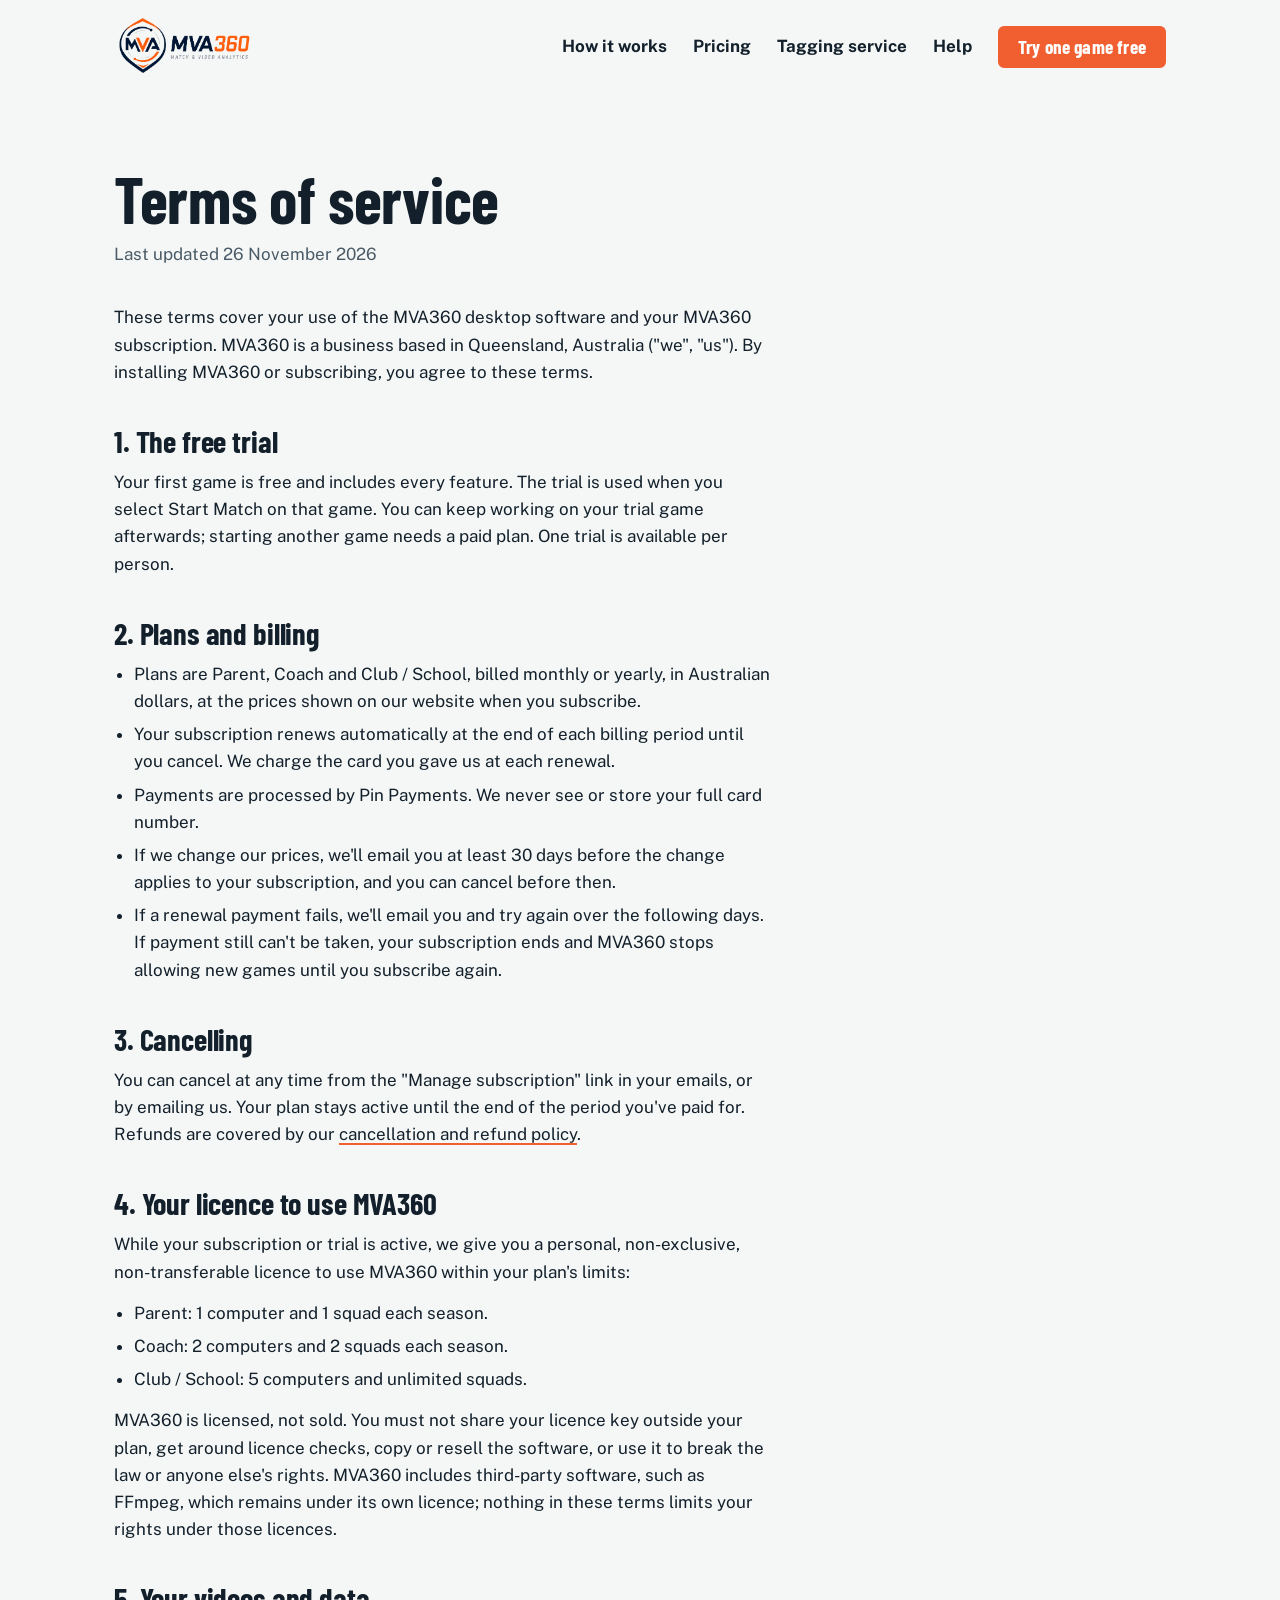
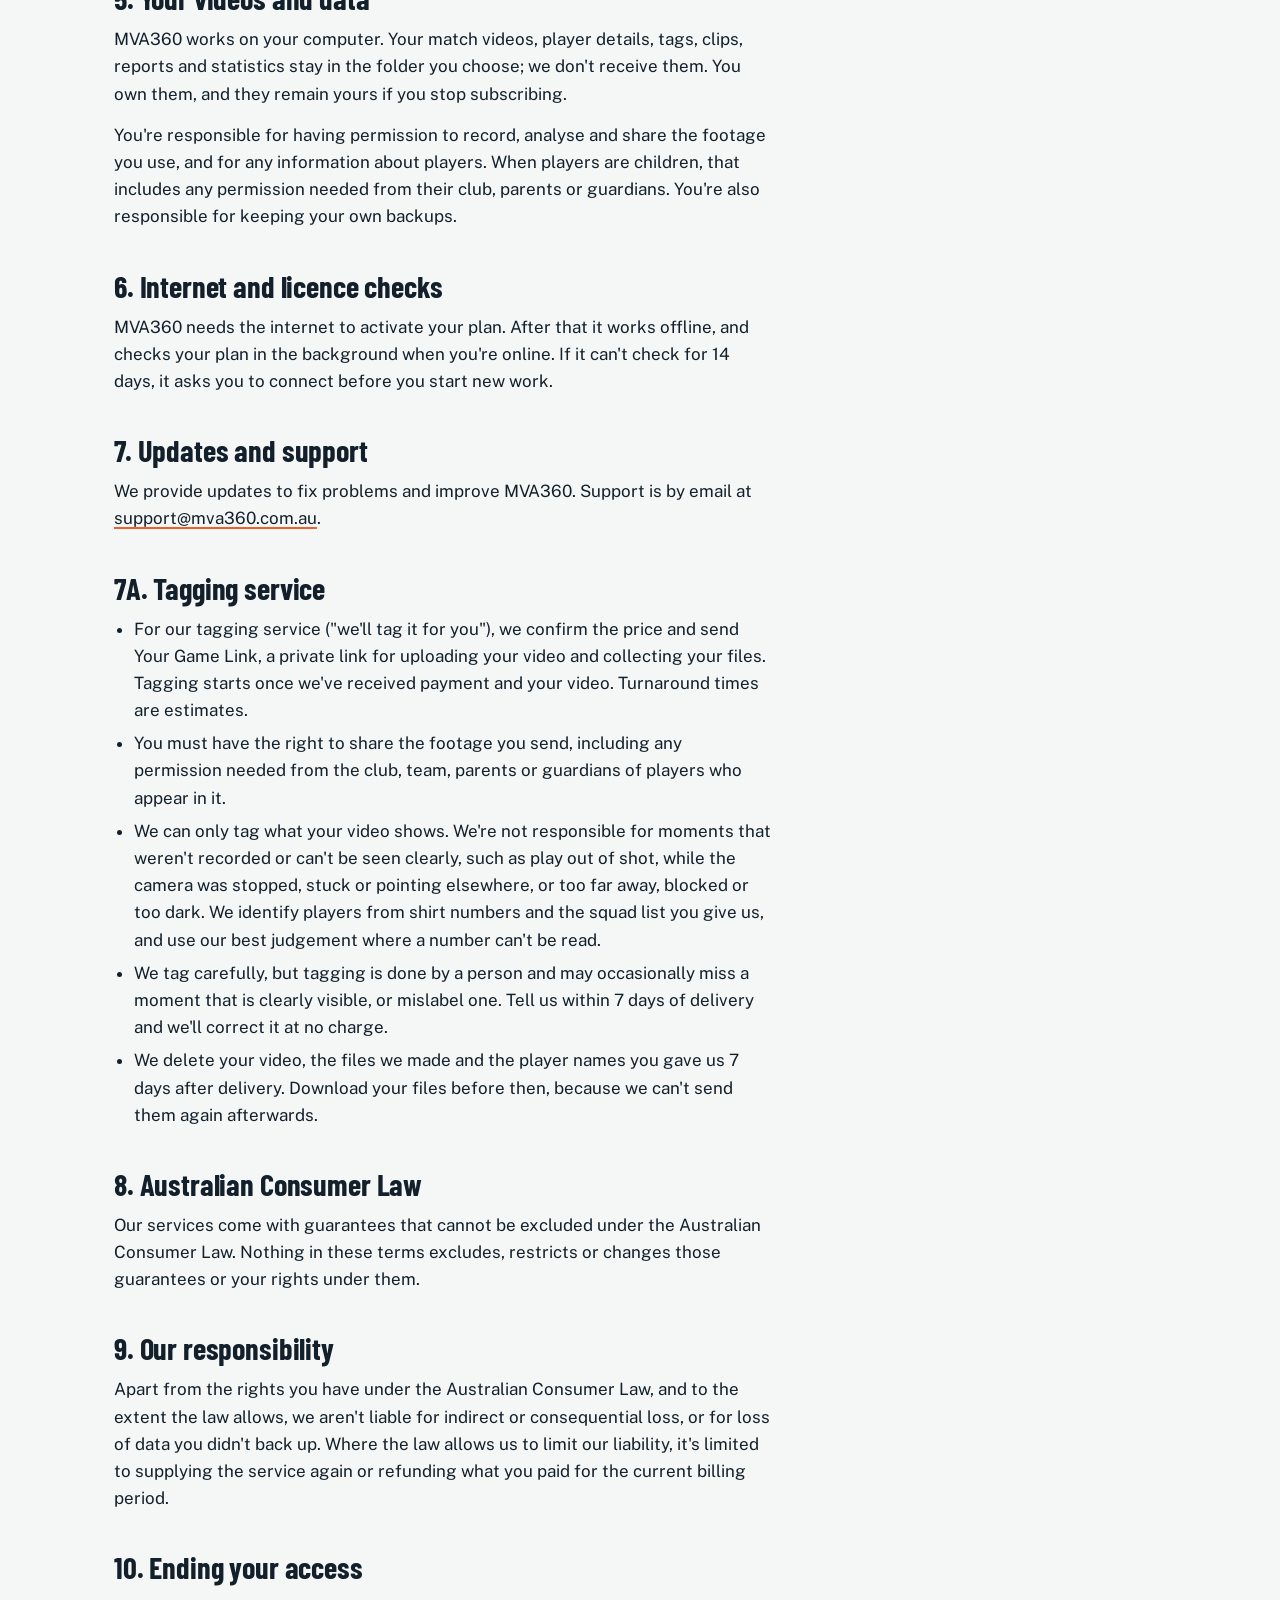
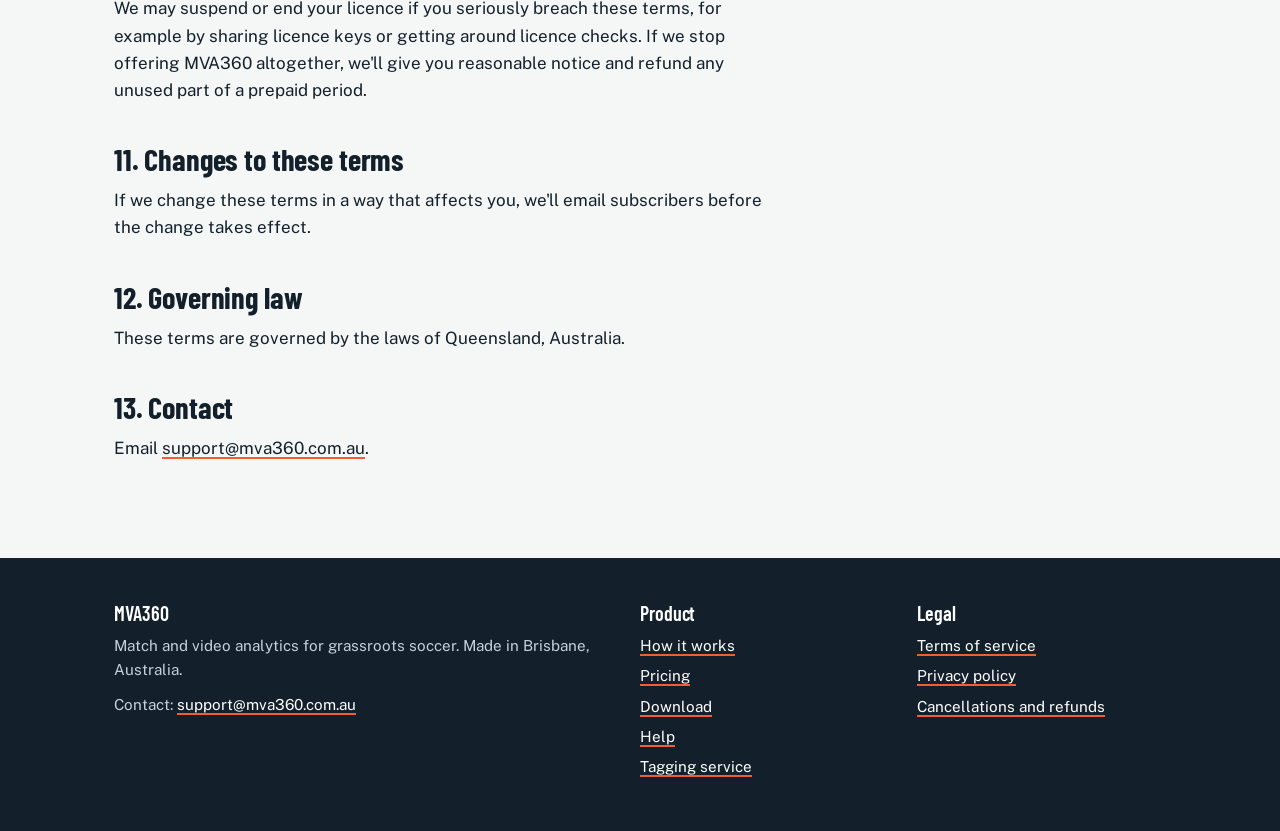
<file: legal/terms.html>
<!doctype html>
<html lang="en-AU">
<head>
  <meta charset="utf-8">
  <meta name="viewport" content="width=device-width, initial-scale=1">
  <title>Terms of service | MVA360</title>
  <meta name="description" content="The terms for using MVA360 and your subscription.">
  <link rel="icon" href="../favicon.ico">
  <link rel="stylesheet" href="../assets/site.css?v=20261127b">
</head>
<body>
<a class="skip" href="#main">Skip to content</a>
<header class="site-header">
  <div class="wrap">
    <a class="brand" href=".././" aria-label="MVA360 home"><img src="../assets/img/mva360-logo.png" alt="MVA360 Match and Video Analytics" width="449" height="189"></a>
    <nav class="site-nav" aria-label="Main">
      <a class="secondary" href=".././#how">How it works</a>
      <a href=".././#pricing">Pricing</a>
      <a class="secondary" href="../services.html">Tagging service</a>
      <a class="secondary keep" href="../help.html">Help</a>
      <a class="button" href="../download.html">Try one game free</a>
    </nav>
  </div>
</header>
<main id="main" class="page">
  <div class="wrap">
    <h1>Terms of service</h1>
    <p class="updated">Last updated 26 November 2026</p>
    <div class="prose">
      <p>These terms cover your use of the MVA360 desktop software and your MVA360 subscription. MVA360 is a business based in Queensland, Australia ("we", "us"). By installing MVA360 or subscribing, you agree to these terms.</p>

      <h2>1. The free trial</h2>
      <p>Your first game is free and includes every feature. The trial is used when you select Start Match on that game. You can keep working on your trial game afterwards; starting another game needs a paid plan. One trial is available per person.</p>

      <h2>2. Plans and billing</h2>
      <ul>
        <li>Plans are Parent, Coach and Club / School, billed monthly or yearly, in Australian dollars, at the prices shown on our website when you subscribe.</li>
        <li>Your subscription renews automatically at the end of each billing period until you cancel. We charge the card you gave us at each renewal.</li>
        <li>Payments are processed by Pin Payments. We never see or store your full card number.</li>
        <li>If we change our prices, we'll email you at least 30 days before the change applies to your subscription, and you can cancel before then.</li>
        <li>If a renewal payment fails, we'll email you and try again over the following days. If payment still can't be taken, your subscription ends and MVA360 stops allowing new games until you subscribe again.</li>
      </ul>

      <h2>3. Cancelling</h2>
      <p>You can cancel at any time from the "Manage subscription" link in your emails, or by emailing us. Your plan stays active until the end of the period you've paid for. Refunds are covered by our <a href="refunds.html">cancellation and refund policy</a>.</p>

      <h2>4. Your licence to use MVA360</h2>
      <p>While your subscription or trial is active, we give you a personal, non-exclusive, non-transferable licence to use MVA360 within your plan's limits:</p>
      <ul>
        <li>Parent: 1 computer and 1 squad each season.</li>
        <li>Coach: 2 computers and 2 squads each season.</li>
        <li>Club / School: 5 computers and unlimited squads.</li>
      </ul>
      <p>MVA360 is licensed, not sold. You must not share your licence key outside your plan, get around licence checks, copy or resell the software, or use it to break the law or anyone else's rights. MVA360 includes third-party software, such as FFmpeg, which remains under its own licence; nothing in these terms limits your rights under those licences.</p>

      <h2>5. Your videos and data</h2>
      <p>MVA360 works on your computer. Your match videos, player details, tags, clips, reports and statistics stay in the folder you choose; we don't receive them. You own them, and they remain yours if you stop subscribing.</p>
      <p>You're responsible for having permission to record, analyse and share the footage you use, and for any information about players. When players are children, that includes any permission needed from their club, parents or guardians. You're also responsible for keeping your own backups.</p>

      <h2>6. Internet and licence checks</h2>
      <p>MVA360 needs the internet to activate your plan. After that it works offline, and checks your plan in the background when you're online. If it can't check for 14 days, it asks you to connect before you start new work.</p>

      <h2>7. Updates and support</h2>
      <p>We provide updates to fix problems and improve MVA360. Support is by email at <a href="mailto:support@mva360.com.au">support@mva360.com.au</a>.</p>

      <h2>7A. Tagging service</h2>
      <ul>
        <li>For our tagging service ("we'll tag it for you"), we confirm the price and send Your Game Link, a private link for uploading your video and collecting your files. Tagging starts once we've received payment and your video. Turnaround times are estimates.</li>
        <li>You must have the right to share the footage you send, including any permission needed from the club, team, parents or guardians of players who appear in it.</li>
        <li>We can only tag what your video shows. We're not responsible for moments that weren't recorded or can't be seen clearly, such as play out of shot, while the camera was stopped, stuck or pointing elsewhere, or too far away, blocked or too dark. We identify players from shirt numbers and the squad list you give us, and use our best judgement where a number can't be read.</li>
        <li>We tag carefully, but tagging is done by a person and may occasionally miss a moment that is clearly visible, or mislabel one. Tell us within 7 days of delivery and we'll correct it at no charge.</li>
        <li>We delete your video, the files we made and the player names you gave us 7 days after delivery. Download your files before then, because we can't send them again afterwards.</li>
      </ul>

      <h2>8. Australian Consumer Law</h2>
      <p>Our services come with guarantees that cannot be excluded under the Australian Consumer Law. Nothing in these terms excludes, restricts or changes those guarantees or your rights under them.</p>

      <h2>9. Our responsibility</h2>
      <p>Apart from the rights you have under the Australian Consumer Law, and to the extent the law allows, we aren't liable for indirect or consequential loss, or for loss of data you didn't back up. Where the law allows us to limit our liability, it's limited to supplying the service again or refunding what you paid for the current billing period.</p>

      <h2>10. Ending your access</h2>
      <p>We may suspend or end your licence if you seriously breach these terms, for example by sharing licence keys or getting around licence checks. If we stop offering MVA360 altogether, we'll give you reasonable notice and refund any unused part of a prepaid period.</p>

      <h2>11. Changes to these terms</h2>
      <p>If we change these terms in a way that affects you, we'll email subscribers before the change takes effect.</p>

      <h2>12. Governing law</h2>
      <p>These terms are governed by the laws of Queensland, Australia.</p>

      <h2>13. Contact</h2>
      <p>Email <a href="mailto:support@mva360.com.au">support@mva360.com.au</a>.</p>
    </div>

  </div>
</main>
<footer class="site-footer">
  <div class="wrap">
    <div>
      <h3>MVA360</h3>
      <p>Match and video analytics for grassroots soccer. Made in Brisbane, Australia.</p>
      <p style="margin-top:10px">Contact: <a href="mailto:support@mva360.com.au">support@mva360.com.au</a></p>
    </div>
    <div>
      <h3>Product</h3>
      <ul>
        <li><a href=".././#how">How it works</a></li>
        <li><a href=".././#pricing">Pricing</a></li>
        <li><a href="../download.html">Download</a></li>
        <li><a href="../help.html">Help</a></li>
        <li><a href="../services.html">Tagging service</a></li>
      </ul>
    </div>
    <div>
      <h3>Legal</h3>
      <ul>
        <li><a href="../legal/terms.html">Terms of service</a></li>
        <li><a href="../legal/privacy.html">Privacy policy</a></li>
        <li><a href="../legal/refunds.html">Cancellations and refunds</a></li>
      </ul>
    </div>
  </div>
</footer>
<script src="../assets/site.js?v=20261127b" defer></script>
</body>
</html>
</file>
<file: assets/site.css>
/* MVA360 website
   Pitch-line white page, navy text, MVA360 orange for actions only.
   The app's own event colours appear only on the match timeline. */

@font-face {
  font-family: "Barlow Condensed";
  src: url("fonts/barlow-condensed-latin-600-normal.woff2") format("woff2");
  font-weight: 600; font-style: normal; font-display: swap;
}
@font-face {
  font-family: "Barlow Condensed";
  src: url("fonts/barlow-condensed-latin-700-normal.woff2") format("woff2");
  font-weight: 700; font-style: normal; font-display: swap;
}
@font-face {
  font-family: "Public Sans";
  src: url("fonts/public-sans-latin-400-normal.woff2") format("woff2");
  font-weight: 400; font-style: normal; font-display: swap;
}
@font-face {
  font-family: "Public Sans";
  src: url("fonts/public-sans-latin-700-normal.woff2") format("woff2");
  font-weight: 700; font-style: normal; font-display: swap;
}

:root {
  --chalk: #F4F7F6;        /* page */
  --chalk-deep: #E6ECEA;   /* quiet panels, borders */
  --navy: #13202B;         /* text, dark band */
  --navy-soft: #4A5A66;    /* secondary text */
  --orange: #F15F30;       /* actions */
  --orange-ink: #C2410C;   /* orange text on light (contrast) */
  --attack: #2E8B57;
  --defend: #D97706;
  --general: #7C3AED;
  --line: #C9D3D0;

  --display: "Barlow Condensed", "Arial Narrow", sans-serif;
  --body: "Public Sans", "Segoe UI", system-ui, sans-serif;

  --measure: 66ch;
  --gutter: clamp(20px, 5vw, 64px);
  --wide: 1180px;
}

*, *::before, *::after { box-sizing: border-box; }
html { -webkit-text-size-adjust: 100%; scroll-behavior: smooth; }
@media (prefers-reduced-motion: reduce) { html { scroll-behavior: auto; } }

body {
  margin: 0;
  background: var(--chalk);
  color: var(--navy);
  font-family: var(--body);
  font-size: 1.0625rem;
  line-height: 1.6;
}

img { max-width: 100%; height: auto; display: block; }
a { color: var(--navy); text-decoration-color: var(--orange); text-underline-offset: 3px; text-decoration-thickness: 2px; }
a:hover { color: var(--orange-ink); }
:focus-visible { outline: 3px solid var(--orange); outline-offset: 3px; border-radius: 4px; }

.wrap { max-width: var(--wide); margin: 0 auto; padding: 0 var(--gutter); }

h1, h2, h3 {
  font-family: var(--display);
  font-weight: 700;
  line-height: 1.02;
  letter-spacing: -0.005em;
  margin: 0;
}
h1 { font-size: clamp(2.75rem, 6.4vw, 5.25rem); max-width: 21ch; }
h2 { font-size: clamp(2.1rem, 4.2vw, 3.25rem); max-width: 26ch; }
h3 { font-size: 1.6rem; font-weight: 600; line-height: 1.1; }
p { margin: 0; max-width: var(--measure); }
.lede { font-size: 1.2rem; color: var(--navy-soft); }

.skip { position: absolute; left: -999px; top: 8px; background: var(--navy); color: #fff; padding: 8px 14px; z-index: 10; }
.skip:focus { left: 8px; }

/* Header ------------------------------------------------------------- */
.site-header { padding: 18px 0; }
.site-header .wrap { display: flex; align-items: center; justify-content: space-between; gap: 24px; flex-wrap: wrap; }
.brand img { height: 58px; width: auto; }
.site-nav { display: flex; align-items: center; gap: 26px; flex-wrap: wrap; }
.site-nav a { text-decoration: none; font-weight: 700; }
.site-nav a:hover { text-decoration: underline; text-decoration-color: var(--orange); }

/* Buttons ------------------------------------------------------------ */
.button {
  display: inline-block;
  font-family: var(--display);
  font-weight: 700;
  font-size: 1.3rem;
  letter-spacing: 0.01em;
  padding: 12px 26px 13px;
  border-radius: 6px;
  border: 2px solid var(--orange);
  background: var(--orange);
  color: #fff;
  text-decoration: none;
  line-height: 1;
}
.button:hover { background: #D94E22; border-color: #D94E22; color: #fff; }
.button.quiet { background: transparent; color: var(--navy); border-color: var(--navy); }
.button.quiet:hover { background: var(--navy); color: #fff; }
/* Kept at 1.2rem bold or larger so white on orange meets WCAG large-text contrast. */
.site-nav .button { font-size: 1.2rem; padding: 9px 18px 10px; }
@media (max-width: 640px) {
  .site-nav .secondary:not(.keep) { display: none; }
  .site-header .wrap, .site-nav { flex-wrap: nowrap; }
  .site-nav .button { font-size: 1.2rem; padding: 8px 14px 9px; white-space: nowrap; }
  .site-nav a:not(.button):not(.keep) { display: none; }
  .brand img { height: 46px; }
  .site-nav { gap: 16px; }
}

/* Hero --------------------------------------------------------------- */
.hero { padding: clamp(36px, 7vw, 88px) 0 0; }
.hero .lede { margin-top: 22px; }
.hero-actions { display: flex; gap: 14px; flex-wrap: wrap; margin-top: 30px; align-items: center; }
.hero-note { color: var(--navy-soft); font-size: 0.95rem; }

/* The match timeline: the site's one signature element. */
.match {
  margin: clamp(48px, 7vw, 84px) 0 0;
  padding: 0 0 clamp(40px, 6vw, 72px);
}
.match-rail {
  position: relative;
  height: 112px;
  margin: 0 6px;
}
.match-rail::before {          /* the touchline */
  content: "";
  position: absolute; left: 0; right: 0; top: 56px;
  height: 4px; border-radius: 2px;
  background: var(--navy);
}
.match-rail .half {            /* halfway mark */
  position: absolute; left: 50%; top: 40px; width: 2px; height: 36px;
  background: var(--navy); transform: translateX(-1px);
}
.dot {
  position: absolute; top: 49px;
  width: 18px; height: 18px; margin-left: -9px;
  border-radius: 50%;
  border: 3px solid var(--chalk);
  box-sizing: content-box;
  transform: translateY(-1px);
}
.dot.attack { background: var(--attack); }
.dot.defend { background: var(--defend); }
.dot.general { background: var(--general); }
.dot .tag {
  position: absolute; left: 50%; bottom: 30px; transform: translateX(-50%);
  white-space: nowrap;
  font-family: var(--display); font-weight: 600; font-size: 1.05rem; line-height: 1.1;
  color: var(--navy);
  background: #fff; border: 1px solid var(--line); border-radius: 5px;
  padding: 3px 8px 4px;
}
.dot.low .tag { bottom: auto; top: 30px; }
.match-ends {
  display: flex; justify-content: space-between;
  font-family: var(--display); font-weight: 600; font-size: 1.1rem; color: var(--navy-soft);
  margin: 4px 6px 0;
}
.legend { display: flex; gap: 6px 22px; flex-wrap: wrap; margin-top: 18px; color: var(--navy-soft); font-size: 0.95rem; }
.legend span::before {
  content: ""; display: inline-block; width: 11px; height: 11px; border-radius: 50%;
  margin-right: 7px; vertical-align: 0;
}
.legend .l-attack::before { background: var(--attack); }
.legend .l-defend::before { background: var(--defend); }
.legend .l-general::before { background: var(--general); }

/* One orchestrated moment: dots arrive along the rail in match order. */
@media (prefers-reduced-motion: no-preference) {
  .match.animate .dot { opacity: 0; transform: translateY(-1px) scale(0.4); }
  .match.animate.play .dot {
    animation: dot-in 360ms cubic-bezier(.2,.8,.3,1.2) forwards;
    animation-delay: calc(var(--i) * 70ms);
  }
  @keyframes dot-in { to { opacity: 1; transform: translateY(-1px) scale(1); } }
}
@media (max-width: 720px) {
  .dot.minor { display: none; }
  .dot { width: 14px; height: 14px; margin-left: -7px; top: 51px; border-width: 2px; }
  .dot .tag { font-size: 0.95rem; }
  .dot.low .tag { top: 26px; }
  .match-rail .dot:not(.keep):not(.low) .tag { display: none; }
}

/* Sections ----------------------------------------------------------- */
section { padding: clamp(56px, 8vw, 104px) 0; }
.section-head { display: grid; gap: 18px; margin-bottom: clamp(32px, 4vw, 52px); }

/* How it works: a real sequence, so it is numbered. */
.steps { list-style: none; margin: 0; padding: 0; display: grid; grid-template-columns: repeat(4, 1fr); gap: 0; border-top: 4px solid var(--navy); }
.steps li { padding: 22px 26px 8px 0; position: relative; }
.steps li + li { padding-left: 26px; border-left: 1px solid var(--line); }
.steps .n { font-family: var(--display); font-weight: 700; font-size: 3.4rem; line-height: 1; color: var(--orange-ink); }
.steps h3 { margin: 10px 0 10px; }
.steps p { color: var(--navy-soft); }
@media (max-width: 900px) {
  .steps { grid-template-columns: 1fr 1fr; }
  .steps li:nth-child(3) { padding-left: 0; border-left: 0; }
  .steps li:nth-child(n+3) { border-top: 1px solid var(--line); }
}
@media (max-width: 560px) {
  .steps { grid-template-columns: 1fr; }
  .steps li + li { padding-left: 0; border-left: 0; border-top: 1px solid var(--line); }
}

/* Screens band ------------------------------------------------------- */
.screens { background: var(--navy); color: #EAF1F4; }
.screens h2, .screens h3 { color: #fff; }
.screens .lede { color: #AFC0CB; }
.shot { display: grid; grid-template-columns: minmax(0, 7fr) minmax(0, 4fr); gap: clamp(24px, 4vw, 56px); align-items: center; }
.shot + .shot { margin-top: clamp(56px, 8vw, 96px); }
.shot.flip { grid-template-columns: minmax(0, 4fr) minmax(0, 7fr); }
.shot.flip figure { order: 2; }
.shot figure { margin: 0; }
.shot img { border-radius: 8px; border: 1px solid #2C3D4B; box-shadow: 0 18px 48px rgba(0, 0, 0, 0.35); }
.shot .text { display: grid; gap: 14px; }
.shot .text p { color: #C4D2DB; }
.pair { display: grid; grid-template-columns: minmax(0, 3.55fr) minmax(0, 1fr); gap: 14px; align-items: start; }
.shot.wide { grid-template-columns: 1fr; }
.shot.wide .text { grid-template-columns: minmax(0, 1fr) minmax(0, 1fr); column-gap: clamp(24px, 4vw, 56px); }
.shot.wide .text h3 { grid-column: 1 / -1; }
@media (max-width: 860px) { .shot.wide .text { grid-template-columns: 1fr; } }
@media (max-width: 860px) {
  .shot, .shot.flip { grid-template-columns: 1fr; }
  .shot.flip figure { order: 0; }
  .pair { grid-template-columns: 1fr; }
  .pair img:last-child { max-width: 260px; }
}

/* Privacy ------------------------------------------------------------ */
.local { display: grid; grid-template-columns: minmax(0, 5fr) minmax(0, 6fr); gap: clamp(28px, 5vw, 72px); align-items: start; }
.facts { list-style: none; margin: 0; padding: 0; display: grid; gap: 0; }
.facts li { padding: 16px 0; border-top: 1px solid var(--line); }
.facts li:last-child { border-bottom: 1px solid var(--line); }
.facts strong { display: block; font-size: 1.05rem; }
.facts span { color: var(--navy-soft); }
@media (max-width: 820px) { .local { grid-template-columns: 1fr; } }

/* Pricing ------------------------------------------------------------ */
.pricing { background: #fff; border-top: 1px solid var(--line); border-bottom: 1px solid var(--line); }
.billing { display: inline-flex; border: 2px solid var(--navy); border-radius: 8px; padding: 3px; gap: 3px; }
.billing button {
  font: inherit; font-weight: 700; border: 0; background: transparent; color: var(--navy);
  padding: 8px 18px; border-radius: 5px; cursor: pointer;
}
.billing button[aria-pressed="true"] { background: var(--navy); color: #fff; }
.billing-note { color: var(--navy-soft); font-size: 0.95rem; }
.plans { display: grid; grid-template-columns: repeat(3, 1fr); grid-template-rows: repeat(6, auto); column-gap: 0; row-gap: 16px; margin-top: 34px; border: 2px solid var(--navy); border-radius: 10px; overflow: hidden; }
/* Each card spans the same six rows, so descriptions, prices, lists and buttons line up across cards. */
.plan { padding: 30px 28px 32px; display: grid; grid-row: span 6; grid-template-rows: subgrid; gap: 16px; align-content: start; }
.plan + .plan { border-left: 1px solid var(--line); }
.plan.coach { background: #FFF5F1; }
.plan h3 { font-size: 2rem; }
.plan .who { color: var(--navy-soft); }
.price { font-family: var(--display); font-weight: 700; font-size: 3.6rem; line-height: 1; }
.price small { font-family: var(--body); font-weight: 400; font-size: 1rem; color: var(--navy-soft); margin-left: 4px; }
.price-sub { color: var(--navy-soft); font-size: 0.95rem; min-height: 1.6em; }
.includes { list-style: none; margin: 0; padding: 0; display: grid; gap: 9px; align-content: start; }
.includes li { padding-left: 26px; position: relative; }
.includes li::before {
  content: ""; position: absolute; left: 2px; top: 0.55em; width: 12px; height: 7px;
  border-left: 3px solid var(--attack); border-bottom: 3px solid var(--attack); transform: rotate(-45deg);
}
.includes li.no { color: #66737C; }
.includes li.no::before { border: 0; height: 3px; width: 12px; background: #B8C2C7; transform: none; top: 0.7em; }
.plan .button { justify-self: start; align-self: start; margin-top: 6px; }
.price-footnote { margin-top: 22px; color: var(--navy-soft); font-size: 0.95rem; }
@media (max-width: 900px) {
  .plans { grid-template-columns: 1fr; grid-template-rows: none; row-gap: 0; }
  .plan { grid-row: auto; grid-template-rows: none; }
  .plan + .plan { border-left: 0; border-top: 1px solid var(--line); }
  .plan .who { min-height: 0; }
}

/* FAQ ---------------------------------------------------------------- */
.faq { display: grid; gap: 0; max-width: 820px; }
.faq details { border-top: 1px solid var(--line); }
.faq details:last-child { border-bottom: 1px solid var(--line); }
.faq summary {
  cursor: pointer; list-style: none; padding: 18px 40px 18px 0; position: relative;
  font-family: var(--display); font-weight: 600; font-size: 1.45rem; line-height: 1.15;
}
.faq summary::-webkit-details-marker { display: none; }
.faq summary::after {
  content: "+"; position: absolute; right: 6px; top: 14px;
  font-size: 1.8rem; color: var(--orange-ink); font-family: var(--display);
}
.faq details[open] summary::after { content: "–"; }
.faq details p { padding: 0 0 20px; color: var(--navy-soft); }

/* Closing call ------------------------------------------------------- */
.closing { padding-top: 0; }
.closing .wrap { border-top: 4px solid var(--navy); padding-top: clamp(40px, 6vw, 64px); display: flex; justify-content: space-between; gap: 28px; align-items: end; flex-wrap: wrap; }

/* Footer ------------------------------------------------------------- */
.site-footer { background: var(--navy); color: #C4D2DB; padding: 44px 0 52px; font-size: 0.95rem; }
.site-footer a { color: #fff; }
.site-footer .wrap { display: grid; grid-template-columns: 2fr 1fr 1fr; gap: 28px; }
.site-footer h3 { color: #fff; font-size: 1.25rem; margin-bottom: 10px; }
.site-footer ul { list-style: none; margin: 0; padding: 0; display: grid; gap: 6px; }
@media (max-width: 720px) { .site-footer .wrap { grid-template-columns: 1fr; } }

/* Text pages (legal, download) -------------------------------------- */
.page { padding: clamp(32px, 6vw, 72px) 0 clamp(56px, 8vw, 96px); }
.page h1 { font-size: clamp(2.5rem, 5.5vw, 4rem); max-width: 20ch; }
.page .updated { color: var(--navy-soft); margin-top: 10px; }
.prose { margin-top: 36px; max-width: var(--measure); }
.prose h2 { font-size: 1.9rem; margin: 40px 0 12px; }
.prose h3 { font-size: 1.35rem; margin: 26px 0 8px; }
.prose p + p, .prose ul + p, .prose p + ul { margin-top: 14px; }
.prose ul { padding-left: 1.2em; margin: 12px 0 0; }
.prose li + li { margin-top: 6px; }
.callout { border-left: 4px solid var(--orange); background: #fff; padding: 16px 20px; margin-top: 28px; max-width: var(--measure); }
.req { list-style: none; padding: 0; margin: 20px 0 0; display: grid; gap: 0; max-width: var(--measure); }
.req li { padding: 14px 0; border-top: 1px solid var(--line); display: grid; grid-template-columns: 11ch 1fr; gap: 16px; }
.req li:last-child { border-bottom: 1px solid var(--line); }
.req strong { font-family: var(--display); font-size: 1.2rem; font-weight: 600; }

/* Help page ---------------------------------------------------------- */
.help { display: grid; grid-template-columns: 15rem minmax(0, 1fr); gap: clamp(28px, 5vw, 64px); margin-top: 36px; align-items: start; }
.help-toc { position: sticky; top: 24px; border-top: 4px solid var(--navy); padding-top: 14px; }
.help-toc h2 { font-size: 1.1rem; margin: 0 0 10px; }
.help-toc ol { list-style: none; margin: 0; padding: 0; }
.help-toc li + li { margin-top: 8px; }
.help-toc a { text-decoration: none; color: var(--navy-soft); }
.help-toc a:hover { color: var(--orange-ink); text-decoration: underline; text-decoration-color: var(--orange); }
.help .prose { margin-top: 0; }
.help .prose section { padding: 0; scroll-margin-top: 16px; }
.help .prose section + section { border-top: 1px solid var(--line); margin-top: 44px; padding-top: 4px; }
.help .prose section > h2:first-child { margin-top: 32px; }
.help .prose section:first-child > h2:first-child { margin-top: 0; }
.prose ol { padding-left: 1.4em; margin: 12px 0 0; }
.prose ol li + li { margin-top: 8px; }
.prose ul + ul, .prose ol + p, .prose p + ol { margin-top: 14px; }
.prose table { border-collapse: collapse; margin-top: 14px; width: 100%; }
.prose th, .prose td { text-align: left; padding: 9px 12px 9px 0; border-top: 1px solid var(--line); vertical-align: top; }
.prose th { font-weight: 700; }
.prose .callout { margin-top: 18px; }
kbd { font-family: var(--body); font-size: .9em; font-weight: 700; background: #fff; border: 1px solid var(--line); border-bottom-width: 2px; border-radius: 5px; padding: 1px 7px; white-space: nowrap; }
.ui { font-weight: 700; }
@media (max-width: 860px) {
  .help { grid-template-columns: 1fr; }
  .help-toc { position: static; }
  .help-toc ol { columns: 2; column-gap: 24px; }
  .help-toc li { break-inside: avoid; margin-bottom: 8px; }
  .help-toc li + li { margin-top: 0; }
}
@media (max-width: 480px) { .help-toc ol { columns: 1; } }

/* Hero demo: real MVA360 screens with an animated pitch in the video area. */
.demo { margin: clamp(40px, 6vw, 72px) 0 0; padding: 0 0 clamp(40px, 6vw, 72px); }
.demo-shot {
  /* Video area positions measured from the real screens (1440 x 1040). */
  --vx: 0.833%; --vy: 7.31%; --vh: 47.02%; --vw: 98.33%;
  position: relative; aspect-ratio: 1440 / 1040;
  border-radius: 12px; overflow: hidden; background: #101419;
  box-shadow: 0 24px 56px -20px rgba(19, 32, 43, .45), 0 0 0 1px rgba(19, 32, 43, .12);
}
.demo-shot[data-step="1"], .demo-shot[data-step="2"], .demo-shot[data-step="3"] { --vw: 70.97%; }
.demo-shot .f { position: absolute; inset: 0; width: 100%; height: 100%; opacity: 0; transition: opacity .35s; }
.demo-shot[data-step="0"] .f-play,
.demo-shot[data-step="1"] .f-panel,
.demo-shot[data-step="2"] .f-player, .demo-shot[data-step="3"] .f-player, .demo-shot[data-step="static"] .f-player,
.demo-shot[data-step="4"] .f-tagged, .demo-shot[data-step="5"] .f-tagged { opacity: 1; }
.demo-shot .vid {
  position: absolute; left: var(--vx); top: var(--vy); width: var(--vw); height: var(--vh);
  background: repeating-linear-gradient(90deg, #2f7d4a 0 6.25%, #2b7444 6.25% 12.5%);
  overflow: hidden; transition: width .35s;
}
.demo-shot[data-step="static"] .vid { width: 70.97%; }
.demo-shot .pitch, .demo-shot .footage { position: absolute; inset: 0; width: 100%; height: 100%; display: block; }
.demo-shot .footage { object-fit: cover; filter: blur(6px) saturate(.9) brightness(.8); transform: scale(1.06); }
.demo-shot .players circle { stroke: #fff; stroke-width: 2; }
.goal-press {
  /* The real Goal button on the tag panel */
  position: absolute; left: 73.33%; top: 48.85%; width: 11.53%; height: 4.62%;
  border-radius: 6px; box-shadow: 0 0 0 3px #38BDF8, 0 0 18px 4px rgba(56, 189, 248, .55);
  background: rgba(14, 95, 134, .45); opacity: 0; transition: opacity .2s;
}
.demo-shot[data-step="3"] .goal-press, .demo-shot[data-step="static"] .goal-press { opacity: 1; }
.reel-toast {
  position: absolute; left: 50%; top: calc(var(--vy) + var(--vh) / 2); width: 34%;
  transform: translate(-50%, -46%); opacity: 0; transition: opacity .35s, transform .45s;
  background: #182029; border: 1px solid #2A3540; border-radius: 10px; padding: 1.2% 1.2% 0.6%;
  box-shadow: 0 18px 40px rgba(0, 0, 0, .45); text-align: center; color: #F2F5F7;
}
.reel-toast img { display: block; width: 100%; height: auto; border-radius: 6px; }
.reel-toast p { margin: 0; padding: 0.5em 0 0.4em; font-weight: 700; font-size: clamp(9px, 1.4vw, 16px); max-width: none; }
.reel-toast .tick { color: #4ADE80; }
.demo-shot[data-step="5"] .reel-toast { opacity: 1; transform: translate(-50%, -50%); }

.demo-steps { list-style: none; margin: 22px 0 0; padding: 0; display: grid; grid-template-columns: repeat(3, 1fr); gap: 12px; counter-reset: step; }
.demo-steps li {
  counter-increment: step; color: var(--navy-soft); border-top: 4px solid var(--line); padding-top: 10px;
  transition: border-color .3s, color .3s;
}
.demo-steps li::before { content: counter(step) ". "; font-weight: 700; }
.demo-steps li.on { border-color: var(--orange); color: var(--navy); }
.demo-steps b { color: var(--navy); }
@media (max-width: 640px) {
  .demo-steps { grid-template-columns: 1fr; gap: 8px; }
  .demo-steps li { border-top: 0; border-left: 4px solid var(--line); padding: 2px 0 2px 10px; }
  .demo-steps li.on { border-color: var(--orange); }
}

/* Tagging service page */
.service-plans { margin-top: 40px; }
.price.price-ask { font-size: 2.6rem; }
.page .prose ol li + li { margin-top: 10px; }
.page .prose h2 { max-width: none; }
.service-teaser { padding: 0 0 clamp(40px, 6vw, 72px); }
.service-callout { max-width: none; padding: 26px 30px; }
.service-callout h2 { font-size: clamp(1.7rem, 3.4vw, 2.3rem); margin-bottom: 10px; max-width: none; }

/* Back-to-top button (added by site.js) ------------------------------ */
.to-top {
  position: fixed; right: 20px; bottom: 20px; z-index: 50;
  width: 48px; height: 48px; border-radius: 50%;
  display: grid; place-items: center;
  background: var(--navy); color: #fff; border: 2px solid #fff;
  box-shadow: 0 6px 18px rgba(19, 32, 43, 0.28);
  opacity: 0; visibility: hidden; transform: translateY(10px);
  transition: opacity 0.2s, transform 0.2s, visibility 0.2s, background 0.2s;
}
.to-top.show { opacity: 1; visibility: visible; transform: none; }
.to-top:hover, .to-top:focus-visible { background: var(--orange); color: #fff; }
@media (prefers-reduced-motion: reduce) { .to-top { transition: none; } }
</file>
